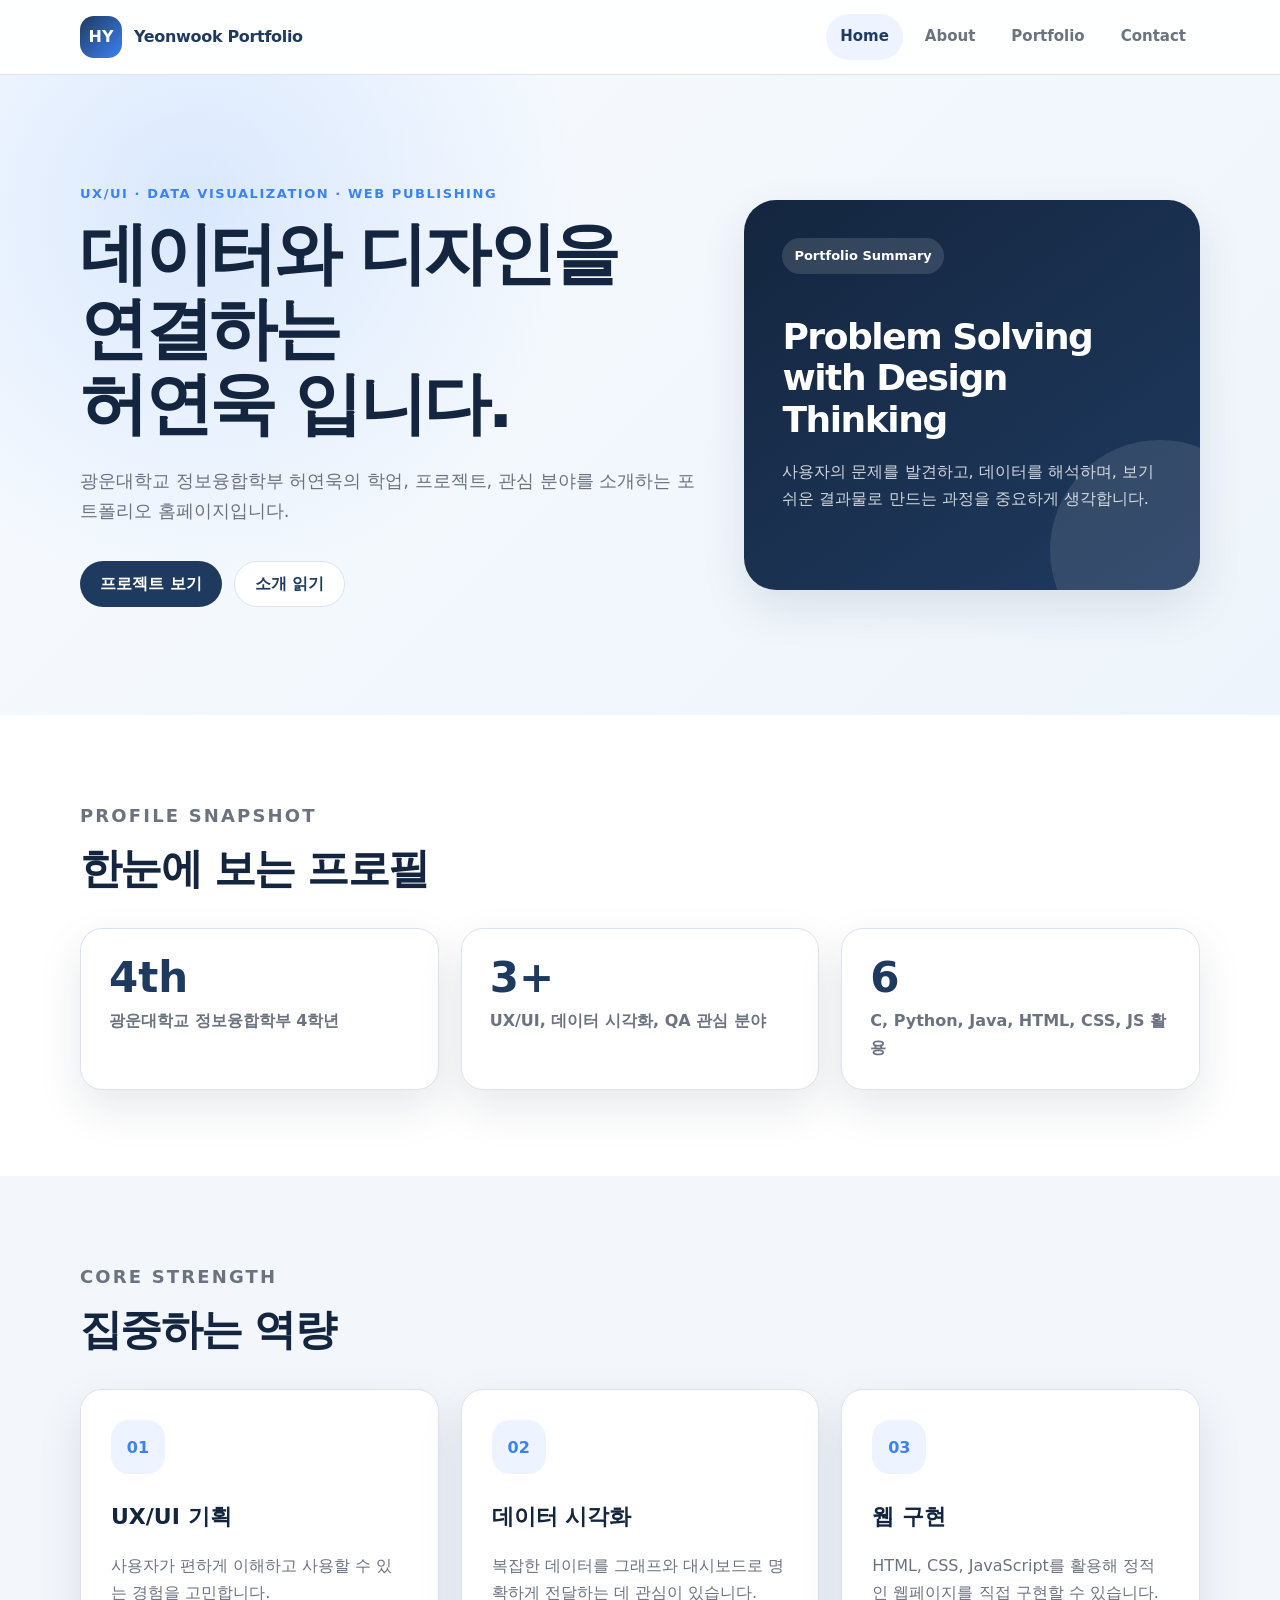
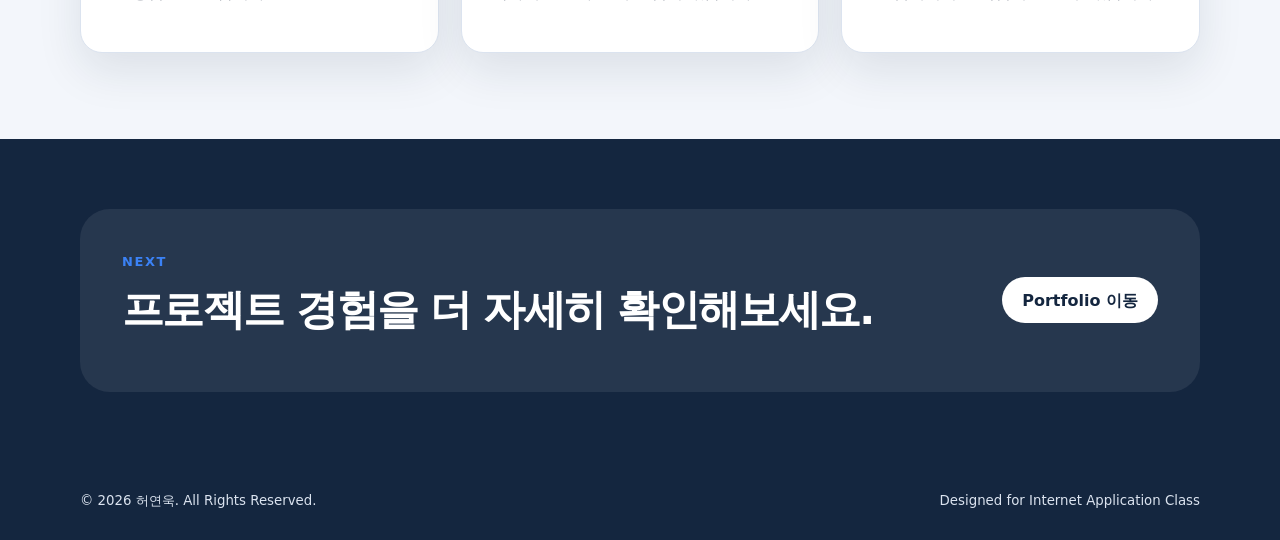
<file: index.html>
<!DOCTYPE html>
<html lang="ko">
<head>
  <meta charset="UTF-8" />
  <meta name="viewport" content="width=device-width, initial-scale=1.0" />
  <title>허연욱 포트폴리오 | Home</title>
  <link rel="stylesheet" href="style.css" />
</head>
<body>
  <!-- header: 사이트의 상단 브랜드 영역입니다. 모든 페이지에서 같은 구조로 사용합니다. -->
  <header class="site-header">
    <div class="header-inner">
      <!-- 로고 영역: 이름을 하나의 브랜드처럼 보여줍니다. -->
      <a class="brand" href="index.html" aria-label="홈으로 이동">
        <span class="brand-mark">HY</span>
        <span class="brand-text">Yeonwook Portfolio</span>
      </a>

      <!-- nav: 페이지 이동 메뉴입니다. -->
      <nav class="gnb" aria-label="주요 메뉴">
        <a href="index.html">Home</a>
        <a href="about.html">About</a>
        <a href="portfolio.html">Portfolio</a>
        <a href="contact.html">Contact</a>
      </nav>
    </div>
  </header>

  <main>
    <!-- section: 첫 화면에서 가장 먼저 보이는 기업 소개형 히어로 영역입니다. -->
    <section class="hero section-padding">
      <div class="container hero-grid">
        <div class="hero-copy">
          <p class="eyebrow">UX/UI · Data Visualization · Web Publishing</p>
          <h1>데이터와 디자인을 연결하는<br />허연욱 입니다.</h1>
          <p class="hero-desc">
            광운대학교 정보융합학부 허연욱의 학업, 프로젝트, 관심 분야를
            소개하는 포트폴리오 홈페이지입니다.
          </p>
          <div class="button-group">
            <a class="btn primary" href="portfolio.html">프로젝트 보기</a>
            <a class="btn secondary" href="about.html">소개 읽기</a>
          </div>
        </div>

        <!-- 오른쪽 카드: 기업 홈페이지의 핵심 메시지 카드처럼 구성했습니다. -->
        <div class="hero-card">
          <span class="card-label">Portfolio Summary</span>
          <h2>Problem Solving<br />with Design Thinking</h2>
          <p>
            사용자의 문제를 발견하고, 데이터를 해석하며,
            보기 쉬운 결과물로 만드는 과정을 중요하게 생각합니다.
          </p>
        </div>
      </div>
    </section>

    <!-- section: 숫자와 키워드로 한눈에 보여주는 요약 영역입니다. -->
    <section class="section-padding white-section">
      <div class="container">
        <div class="section-heading">
          <p class="eyebrow">Profile Snapshot</p>
          <h2>한눈에 보는 프로필</h2>
          <!--<p>개인 정보를 길게 나열하기보다, 기업 소개 페이지의 지표 카드처럼 정리했습니다.</p>-->
        </div>

        <div class="stats-grid">
          <article class="stat-card">
            <strong>4th</strong>
            <span>광운대학교 정보융합학부 4학년</span>
          </article>
          <article class="stat-card">
            <strong>3+</strong>
            <span>UX/UI, 데이터 시각화, QA 관심 분야</span>
          </article>
          <article class="stat-card">
            <strong>6</strong>
            <span>C, Python, Java, HTML, CSS, JS 활용</span>
          </article>
        </div>
      </div>
    </section>

    <!-- section: 핵심 역량을 카드형 레이아웃으로 보여줍니다. -->
    <section class="section-padding">
      <div class="container">
        <div class="section-heading">
          <p class="eyebrow">Core Strength</p>
          <h2>집중하는 역량</h2>
        </div>

        <div class="card-grid three">
          <article class="info-card">
            <div class="icon-box">01</div>
            <h3>UX/UI 기획</h3>
            <p>사용자가 편하게 이해하고 사용할 수 있는 경험을 고민합니다.</p>
          </article>
          <article class="info-card">
            <div class="icon-box">02</div>
            <h3>데이터 시각화</h3>
            <p>복잡한 데이터를 그래프와 대시보드로 명확하게 전달하는 데 관심이 있습니다.</p>
          </article>
          <article class="info-card">
            <div class="icon-box">03</div>
            <h3>웹 구현</h3>
            <p>HTML, CSS, JavaScript를 활용해 정적인 웹페이지를 직접 구현할 수 있습니다.</p>
          </article>
        </div>
      </div>
    </section>

    <!-- section: 다음 행동을 유도하는 CTA 영역입니다. -->
    <section class="cta-section">
      <div class="container cta-box">
        <div>
          <p class="eyebrow">Next</p>
          <h2>프로젝트 경험을 더 자세히 확인해보세요.</h2>
        </div>
        <a class="btn primary" href="portfolio.html">Portfolio 이동</a>
      </div>
    </section>
  </main>

  <!-- footer: 사이트 하단 정보입니다. -->
  <footer class="site-footer">
    <div class="container footer-inner">
      <small>&copy; <span id="year"></span> 허연욱. All Rights Reserved.</small>
      <small>Designed for Internet Application Class</small>
    </div>
  </footer>

  <script src="script.js"></script>
</body>
</html>
</file>
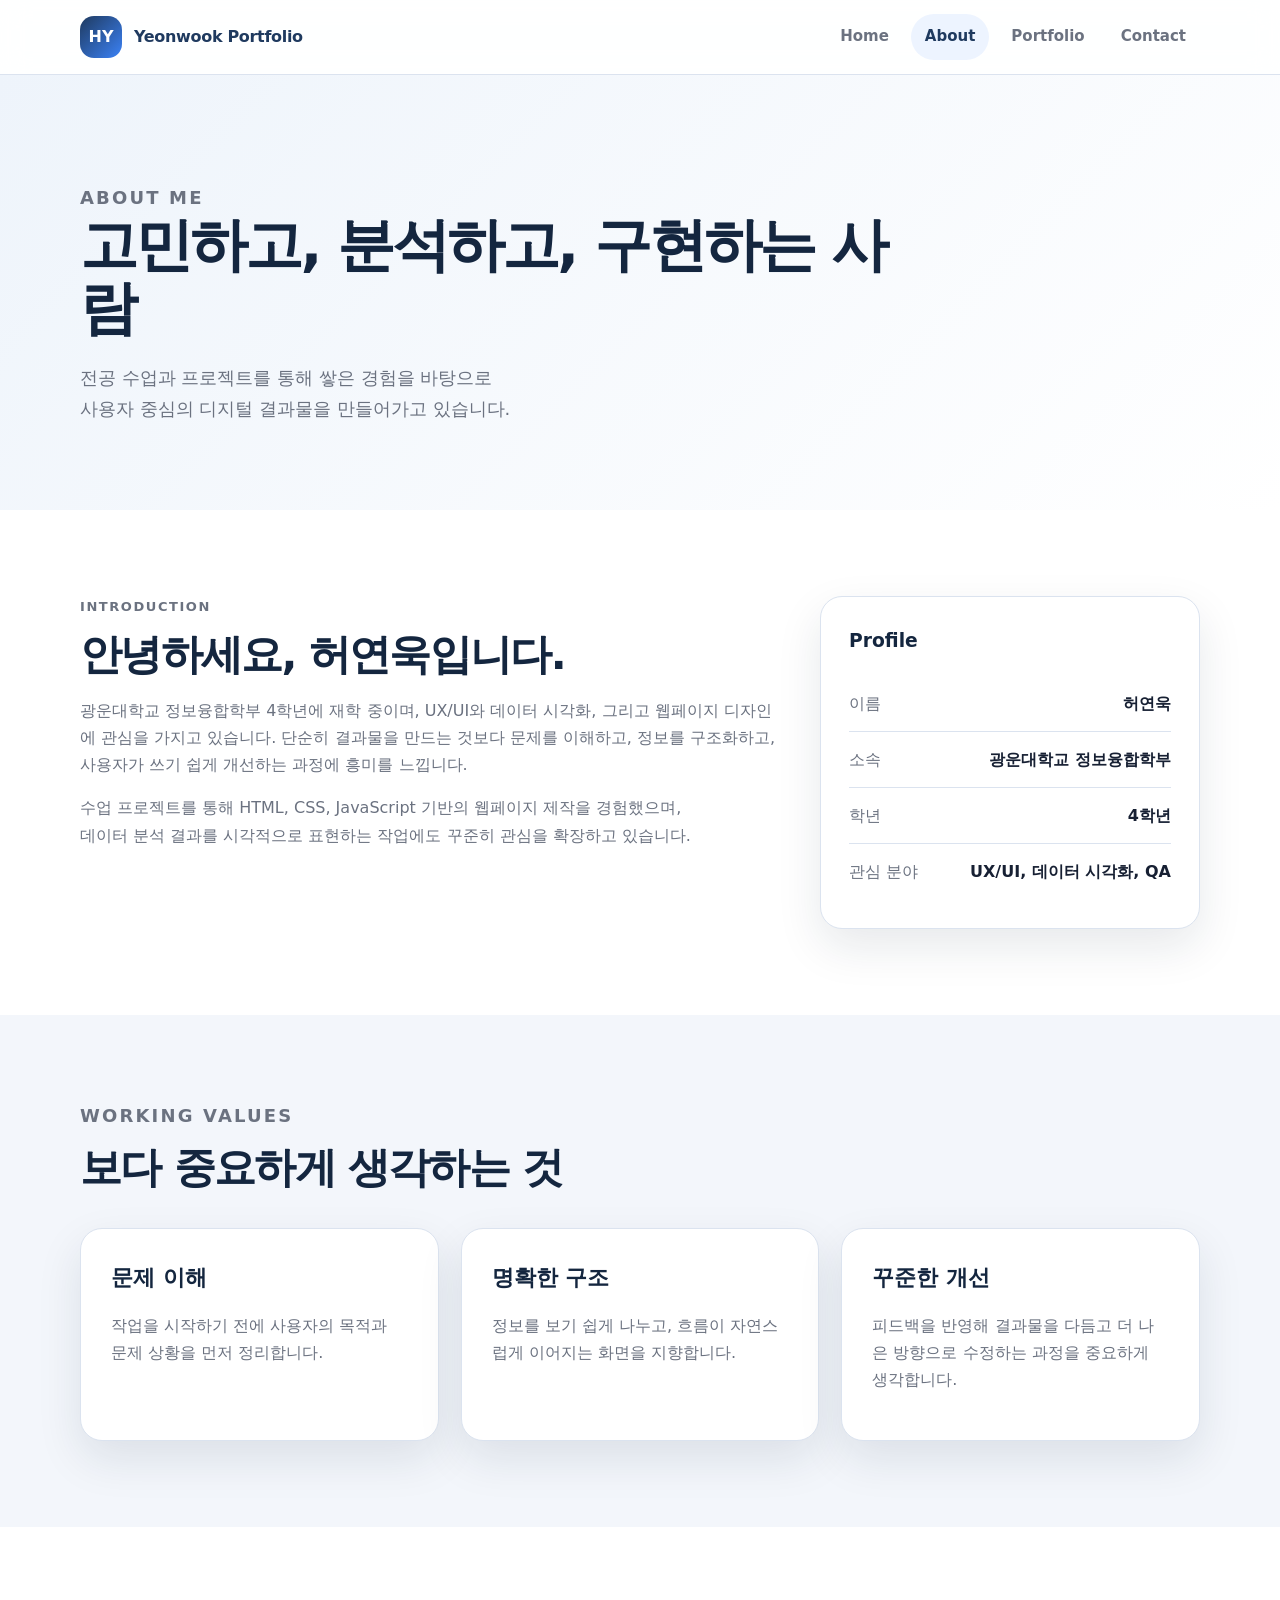
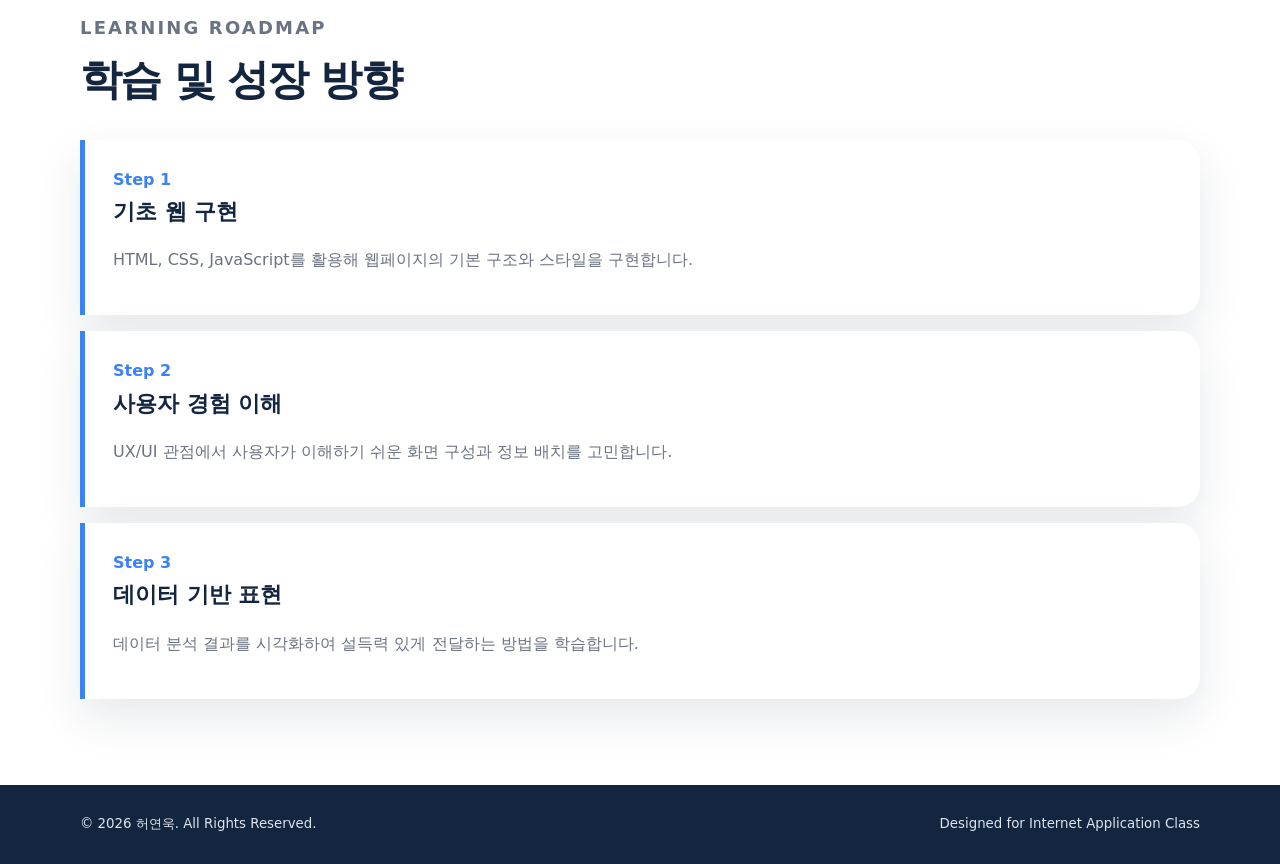
<file: about.html>
<!DOCTYPE html>
<html lang="ko">
<head>
  <meta charset="UTF-8" />
  <meta name="viewport" content="width=device-width, initial-scale=1.0" />
  <title>허연욱 포트폴리오 | About</title>
  <link rel="stylesheet" href="style.css" />
</head>
<body>
  <!-- header: 사이트 공통 상단 영역입니다. -->
  <header class="site-header">
    <div class="header-inner">
      <a class="brand" href="index.html" aria-label="홈으로 이동">
        <span class="brand-mark">HY</span>
        <span class="brand-text">Yeonwook Portfolio</span>
      </a>
      <nav class="gnb" aria-label="주요 메뉴">
        <a href="index.html">Home</a>
        <a href="about.html">About</a>
        <a href="portfolio.html">Portfolio</a>
        <a href="contact.html">Contact</a>
      </nav>
    </div>
  </header>

  <main>
    <!-- section: 서브페이지의 제목 영역입니다. -->
    <section class="page-hero section-padding">
      <div class="container">
        <p class="eyebrow">About Me</p>
        <h1>고민하고, 분석하고, 구현하는 사람</h1>
        <p>
          전공 수업과 프로젝트를 통해 쌓은 경험을 바탕으로<br>
          사용자 중심의 디지털 결과물을 만들어가고 있습니다.
        </p>
      </div>
    </section>

    <!-- section: 자기소개와 기본 정보를 2단 구조로 배치했습니다. -->
    <section class="section-padding white-section">
      <div class="container two-column">
        <article>
          <p class="eyebrow">Introduction</p>
          <h2>안녕하세요, 허연욱입니다.</h2>
          <p>
            광운대학교 정보융합학부 4학년에 재학 중이며, UX/UI와 데이터 시각화,
            그리고 웹페이지 디자인에 관심을 가지고 있습니다. 단순히 결과물을 만드는 것보다
            문제를 이해하고, 정보를 구조화하고, 사용자가 쓰기 쉽게 개선하는 과정에 흥미를 느낍니다.
          </p>
          <p>
            수업 프로젝트를 통해 HTML, CSS, JavaScript 기반의 웹페이지 제작을 경험했으며,<br>
            데이터 분석 결과를 시각적으로 표현하는 작업에도 꾸준히 관심을 확장하고 있습니다.
          </p>
        </article>

        <aside class="profile-card">
          <h3>Profile</h3>
          <ul class="clean-list">
            <li><span>이름</span><strong>허연욱</strong></li>
            <li><span>소속</span><strong>광운대학교 정보융합학부</strong></li>
            <li><span>학년</span><strong>4학년</strong></li>
            <li><span>관심 분야</span><strong>UX/UI, 데이터 시각화, QA</strong></li>
          </ul>
        </aside>
      </div>
    </section>

    <!-- section: 기업의 비전/가치 소개처럼 개인의 태도를 정리한 영역입니다. -->
    <section class="section-padding">
      <div class="container">
        <div class="section-heading">
          <p class="eyebrow">Working Values</p>
          <h2>보다 중요하게 생각하는 것</h2>
        </div>

        <div class="card-grid three">
          <article class="info-card">
            <h3>문제 이해</h3>
            <p>작업을 시작하기 전에 사용자의 목적과 문제 상황을 먼저 정리합니다.</p>
          </article>
          <article class="info-card">
            <h3>명확한 구조</h3>
            <p>정보를 보기 쉽게 나누고, 흐름이 자연스럽게 이어지는 화면을 지향합니다.</p>
          </article>
          <article class="info-card">
            <h3>꾸준한 개선</h3>
            <p>피드백을 반영해 결과물을 다듬고 더 나은 방향으로 수정하는 과정을 중요하게 생각합니다.</p>
          </article>
        </div>
      </div>
    </section>

    <!-- section: 학습 흐름을 타임라인으로 표현했습니다. -->
    <section class="section-padding white-section">
      <div class="container">
        <div class="section-heading">
          <p class="eyebrow">Learning Roadmap</p>
          <h2>학습 및 성장 방향</h2>
        </div>

        <div class="timeline">
          <div class="timeline-item">
            <span>Step 1</span>
            <h3>기초 웹 구현</h3>
            <p>HTML, CSS, JavaScript를 활용해 웹페이지의 기본 구조와 스타일을 구현합니다.</p>
          </div>
          <div class="timeline-item">
            <span>Step 2</span>
            <h3>사용자 경험 이해</h3>
            <p>UX/UI 관점에서 사용자가 이해하기 쉬운 화면 구성과 정보 배치를 고민합니다.</p>
          </div>
          <div class="timeline-item">
            <span>Step 3</span>
            <h3>데이터 기반 표현</h3>
            <p>데이터 분석 결과를 시각화하여 설득력 있게 전달하는 방법을 학습합니다.</p>
          </div>
        </div>
      </div>
    </section>
  </main>

  <!-- footer: 사이트 하단 정보입니다. -->
  <footer class="site-footer">
    <div class="container footer-inner">
      <small>&copy; <span id="year"></span> 허연욱. All Rights Reserved.</small>
      <small>Designed for Internet Application Class</small>
    </div>
  </footer>

  <script src="script.js"></script>
</body>
</html>
</file>
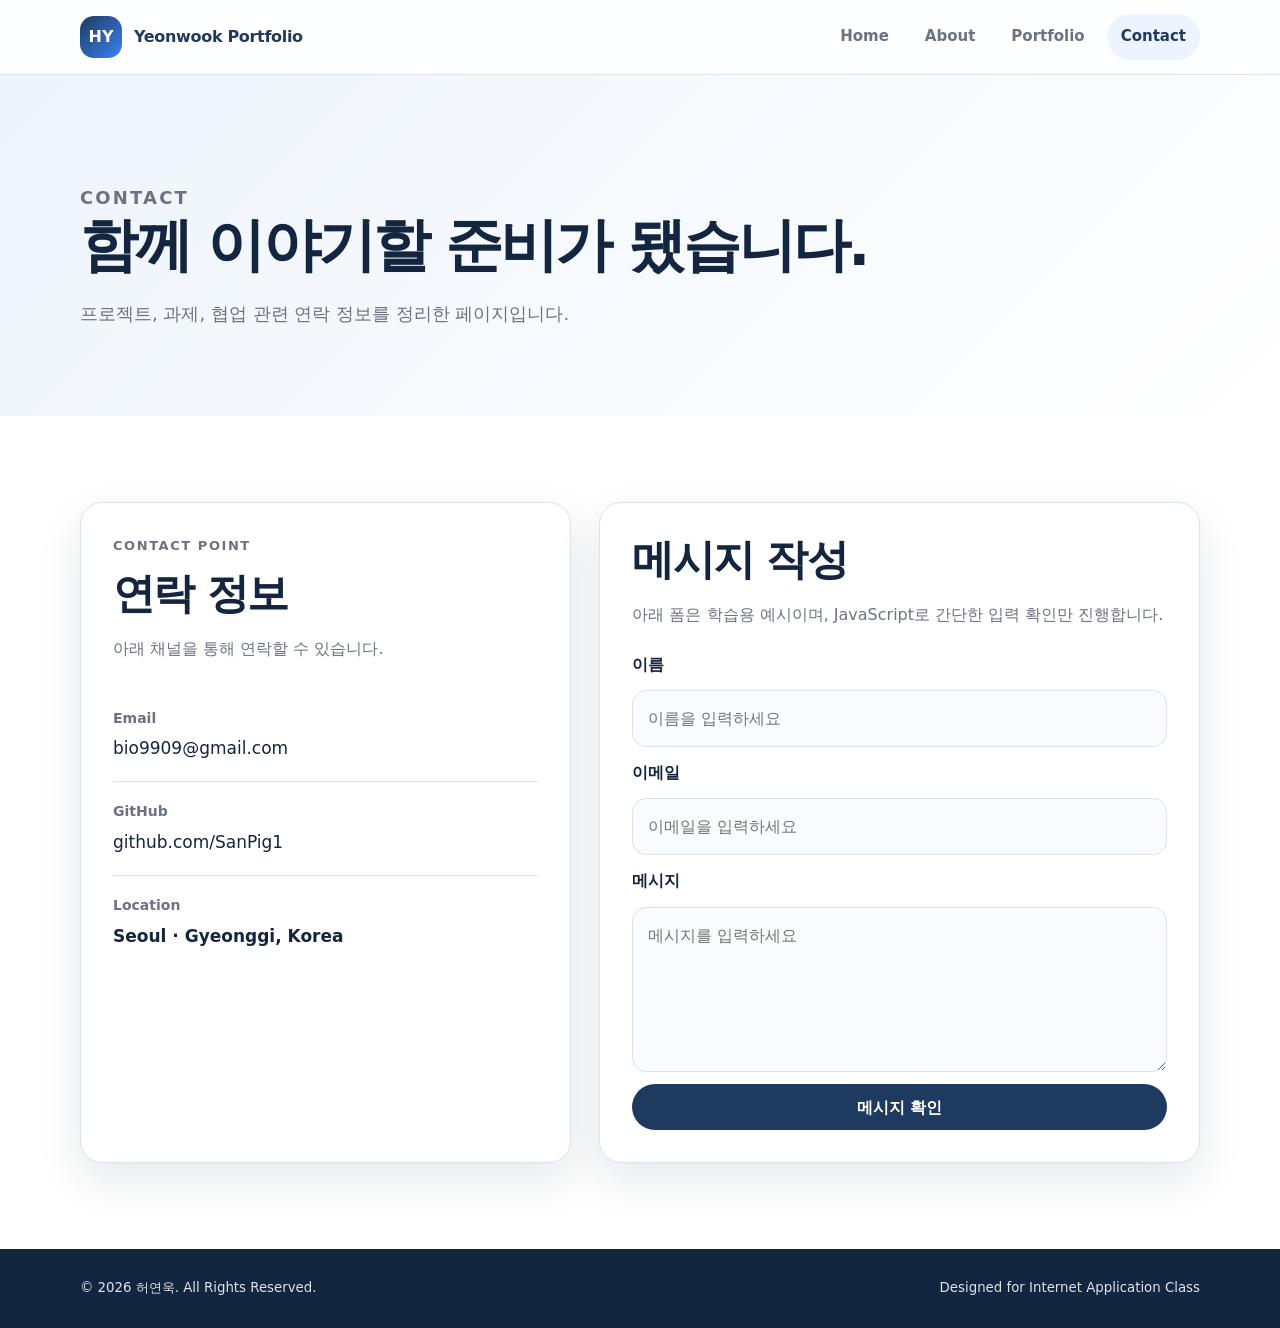
<file: contact.html>
<!DOCTYPE html>
<html lang="ko">
<head>
  <meta charset="UTF-8" />
  <meta name="viewport" content="width=device-width, initial-scale=1.0" />
  <title>허연욱 포트폴리오 | Contact</title>
  <link rel="stylesheet" href="style.css" />
</head>
<body>
  <!-- header: 사이트 공통 상단 영역입니다. -->
  <header class="site-header">
    <div class="header-inner">
      <a class="brand" href="index.html" aria-label="홈으로 이동">
        <span class="brand-mark">HY</span>
        <span class="brand-text">Yeonwook Portfolio</span>
      </a>
      <nav class="gnb" aria-label="주요 메뉴">
        <a href="index.html">Home</a>
        <a href="about.html">About</a>
        <a href="portfolio.html">Portfolio</a>
        <a href="contact.html">Contact</a>
      </nav>
    </div>
  </header>

  <main>
    <!-- section: 연락 페이지의 상단 소개 영역입니다. -->
    <section class="page-hero section-padding">
      <div class="container">
        <p class="eyebrow">Contact</p>
        <h1>함께 이야기할 준비가 됐습니다.</h1>
        <p>프로젝트, 과제, 협업 관련 연락 정보를 정리한 페이지입니다.</p>
      </div>
    </section>

    <!-- section: 연락처와 폼을 2단 카드 구조로 배치했습니다. -->
    <section class="section-padding white-section">
      <div class="container contact-grid">
        <article class="contact-info-card">
          <p class="eyebrow">Contact Point</p>
          <h2>연락 정보</h2>
          <p>아래 채널을 통해 연락할 수 있습니다.</p>

          <ul class="contact-list">
            <li>
              <span>Email</span>
              <a href="mailto:bio9909@gmail.com">bio9909@gmail.com</a>
            </li>
            <li>
              <span>GitHub</span>
              <a href="https://github.com/SanPig1" target="_blank" rel="noopener">github.com/SanPig1</a>
            </li>
            <li>
              <span>Location</span>
              <strong>Seoul · Gyeonggi, Korea</strong>
            </li>
          </ul>
        </article>

        <article class="form-card">
          <h2>메시지 작성</h2>
          <p>아래 폼은 학습용 예시이며, JavaScript로 간단한 입력 확인만 진행합니다.</p>

          <!-- form: 사용자가 메시지를 입력하는 영역입니다. 실제 전송 기능은 없습니다. -->
          <form class="contact-form" id="contactForm">
            <label for="name">이름</label>
            <input type="text" id="name" placeholder="이름을 입력하세요" />

            <label for="email">이메일</label>
            <input type="email" id="email" placeholder="이메일을 입력하세요" />

            <label for="message">메시지</label>
            <textarea id="message" rows="5" placeholder="메시지를 입력하세요"></textarea>

            <button type="submit">메시지 확인</button>
          </form>
        </article>
      </div>
    </section>
  </main>

  <!-- footer: 사이트 하단 정보입니다. -->
  <footer class="site-footer">
    <div class="container footer-inner">
      <small>&copy; <span id="year"></span> 허연욱. All Rights Reserved.</small>
      <small>Designed for Internet Application Class</small>
    </div>
  </footer>

  <script src="script.js"></script>
</body>
</html>
</file>
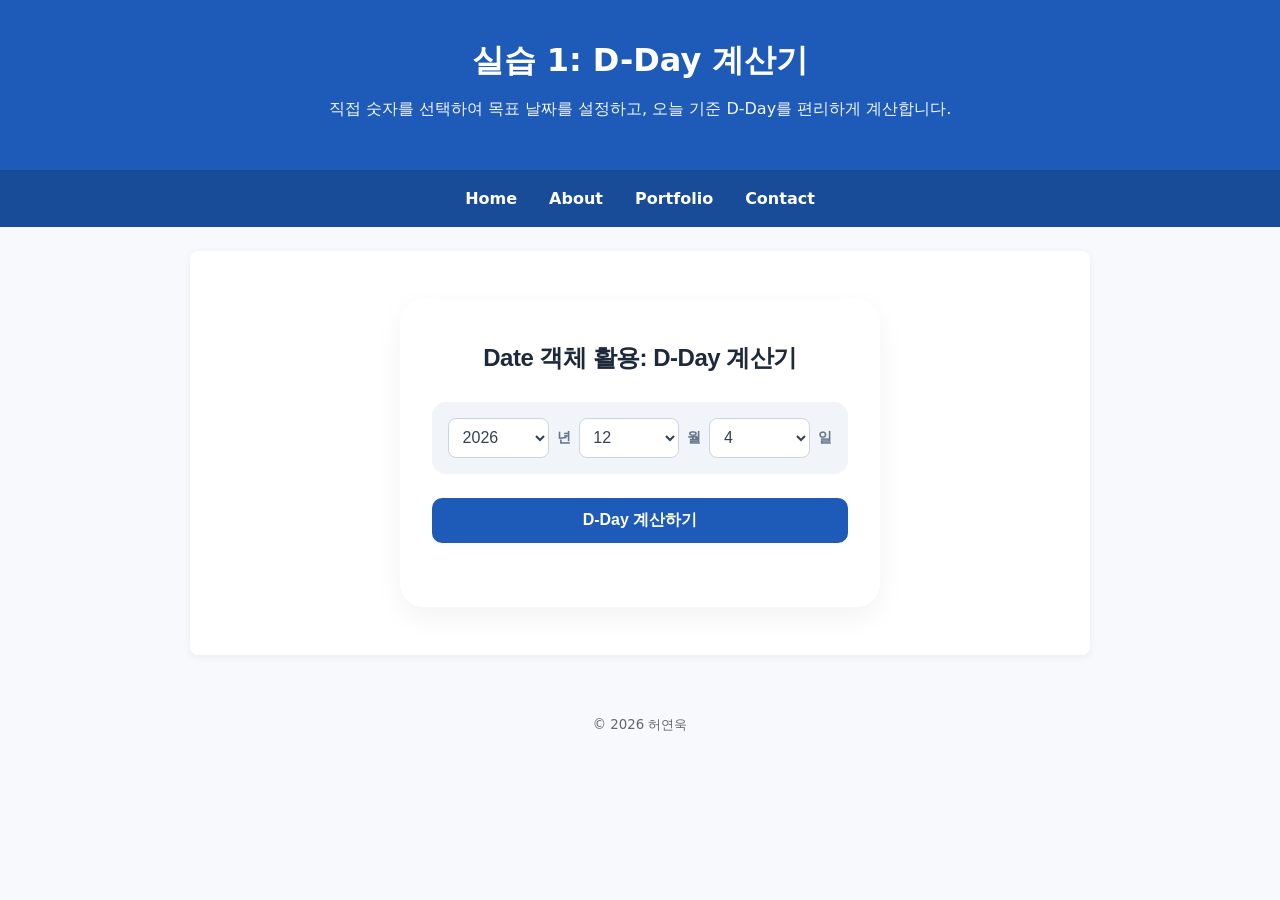
<file: dday.html>
<!DOCTYPE html>
<html lang="ko">
<head>
  <meta charset="UTF-8" />
  <meta name="viewport" content="width=device-width, initial-scale=1.0"/>
  <title>D-Day 계산기 - 인터넷활용 실습</title>
  <link rel="stylesheet" href="basic_style.css">
  <style>
    /* D-Day 계산기 전용 세련된 커스텀 스타일 */
    .dday-wrapper {
      max-width: 480px;
      margin: 2rem auto;
      padding: 2.5rem 2rem;
      background: #ffffff;
      border-radius: 24px;
      box-shadow: 0 10px 30px rgba(0, 0, 0, 0.05);
      font-family: -apple-system, BlinkMacSystemFont, "Segoe UI", Roboto, "Helvetica Neue", Arial, sans-serif;
      text-align: center;
      box-sizing: border-box;
    }

    .dday-wrapper h2 {
      color: #1e293b;
      font-size: 1.5rem;
      font-weight: 700;
      margin-top: 0;
      margin-bottom: 1.5rem;
      letter-spacing: -0.5px;
    }

    /* 날짜 선택 숫자메뉴 조작 영역 */
    .input-group {
      display: flex;
      gap: 0.5rem;
      align-items: center;
      justify-content: center;
      margin-bottom: 1.5rem;
      background: #f1f5f9;
      padding: 1rem;
      border-radius: 14px;
    }

    .input-group select {
      flex: 1;
      padding: 0.6rem;
      border: 1px solid #cbd5e1;
      border-radius: 8px;
      background: #ffffff;
      font-size: 1rem;
      font-weight: 500;
      color: #334155;
      cursor: pointer;
      outline: none;
      transition: border-color 0.2s;
    }

    .input-group select:focus {
      border-color: var(--primary);
    }

    .input-group span {
      font-size: 0.9rem;
      font-weight: 600;
      color: #64748b;
    }

    /* 계산하기 버튼 전용 */
    .btn-calc {
      width: 100%;
      padding: 0.75rem;
      font-size: 1rem;
      font-weight: 600;
      border-radius: 10px;
      margin-bottom: 1.5rem;
      transition: background 0.2s;
    }

    .dday-card {
      background: #f8fafc;
      border: 1px solid #e2e8f0;
      border-radius: 18px;
      padding: 2rem 1.5rem;
      margin-bottom: 1.5rem;
      display: none; /* 초기 상태에는 숨김 처리 */
    }

    .dday-title {
      font-size: 0.85rem;
      color: #64748b;
      margin: 0 0 6px 0;
      font-weight: 600;
      letter-spacing: 0.5px;
    }

    .dday-target {
      font-size: 1.1rem;
      color: #334155;
      font-weight: 600;
      margin: 0 0 1.5rem 0;
    }

    .dday-counter {
      font-size: 3.5rem;
      font-weight: 800;
      margin: 1rem 0;
      line-height: 1;
      letter-spacing: -1px;
    }

    /* 상태별 디데이 색상 및 효과 */
    .color-future {
      color: #4f46e5; /* 세련된 인디고 블루 */
      animation: pulse 2s infinite;
    }

    .color-zero {
      color: #ef4444; /* 강조용 레드 */
    }

    .color-past {
      color: #64748b; /* 차분한 그레이 */
    }

    .dday-info-text {
      font-size: 1.05rem;
      color: #475569;
      margin: 1.5rem 0 0 0;
    }

    .dday-info-text strong {
      color: #0f172a;
      font-weight: 700;
    }

    .dday-footer {
      border-top: 1px dashed #e2e8f0;
      padding-top: 1.5rem;
      margin-top: 0.5rem;
      display: none; /* 초기 상태에는 숨김 처리 */
    }

    .dday-today-text {
      font-size: 0.875rem;
      color: #64748b;
      margin: 0;
    }

    @keyframes pulse {
      0%, 100% { transform: scale(1); }
      50% { transform: scale(1.03); }
    }
  </style>
</head>
<body>
<header>
  <h1>실습 1: D-Day 계산기</h1>
  <p class="subtitle">직접 숫자를 선택하여 목표 날짜를 설정하고, 오늘 기준 D-Day를 편리하게 계산합니다.</p>
</header>
<nav>
  <a href="index.html">Home</a>
  <a href="about.html">About</a>
  <a href="portfolio.html">Portfolio</a>
  <a href="contact.html">Contact</a>
</nav>

<main class="container">
<section>
  <div class="dday-wrapper">
    <h2>Date 객체 활용: D-Day 계산기</h2>
    
    <div class="input-group">
      <select id="select-year"></select><span>년</span>
      <select id="select-month"></select><span>월</span>
      <select id="select-day"></select><span>일</span>
    </div>

    <button class="btn-calc" onclick="calculateDday()">D-Day 계산하기</button>

    <div id="result-card" class="dday-card"></div>
    <div id="result-footer" class="dday-footer"></div>
  </div>
</section>
</main>

<footer>
  <small>&copy; <span id="year"></span> 허연욱</small>
</footer>

<script>
  // 페이지 로드 시 드롭다운(select) 옵션 메뉴를 자동으로 동적 생성
  window.addEventListener('DOMContentLoaded', function() {
    var now = new Date();
    var currentYear = now.getFullYear();
    
    var yearSelect = document.getElementById('select-year');
    var monthSelect = document.getElementById('select-month');
    var daySelect = document.getElementById('select-day');

    // 년도 생성 (현재 연도 기준 전후 10년 범위 제공)
    for (var y = currentYear - 5; y <= currentYear + 10; y++) {
      var opt = document.createElement('option');
      opt.value = y;
      opt.textContent = y;
      if (y === currentYear) opt.selected = true; // 기본값: 올해
      yearSelect.appendChild(opt);
    }

    // 월 생성 (1월 ~ 12월)
    for (var m = 1; m <= 12; m++) {
      var opt = document.createElement('option');
      opt.value = m;
      opt.textContent = m;
      if (m === (now.getMonth() + 1)) opt.selected = true; // 기본값: 이번 달
      monthSelect.appendChild(opt);
    }

    // 일 생성 (1일 ~ 31일)
    for (var d = 1; d <= 31; d++) {
      var opt = document.createElement('option');
      opt.value = d;
      opt.textContent = d;
      if (d === now.getDate()) opt.selected = true; // 기본값: 오늘 일자
      daySelect.appendChild(opt);
    }
  });

  // 사용자가 직접 입력한 숫자를 제어하여 디데이를 계산하는 핵심 함수
  function calculateDday() {
    var now = new Date();
    
    // 사용자가 조작하여 선택한 숫자값 가져오기
    var selYear = parseInt(document.getElementById('select-year').value);
    var selMonth = parseInt(document.getElementById('select-month').value);
    var selDay = parseInt(document.getElementById('select-day').value);

    // 선택된 값으로 목표 날짜 객체 생성
    var targetDate = new Date(selYear, selMonth - 1, selDay); 
    
    // 날짜 차이 계산 (밀리초 단위)
    var diffMs = targetDate.getTime() - now.getTime();
    // 밀리초(ms)를 일(day) 단위로 변환
    var diffDay = Math.ceil(diffMs / (1000 * 60 * 60 * 24));

    // 결과 템플릿 카드 바인딩
    var resultCard = document.getElementById('result-card');
    var resultFooter = document.getElementById('result-footer');

    var cardHtml = "<p class='dday-title'>🎯 목표 날짜</p>";
    cardHtml += "<p class='dday-target'>" + targetDate.toLocaleDateString() + "</p>";

    if (diffDay === 0) {
      cardHtml += "<div class='dday-counter color-zero'>D-Day 🎉</div>";
      cardHtml += "<p class='dday-info-text'><strong>오늘</strong>이 바로 목표하신 날입니다!</p>";
    } else if (diffDay > 0) {
      cardHtml += "<div class='dday-counter color-future'>D-" + diffDay + "</div>";
      cardHtml += "<p class='dday-info-text'>목표일까지 <strong>" + diffDay + "일</strong> 남았습니다.</p>";
    } else {
      cardHtml += "<div class='dday-counter color-past'>D+" + Math.abs(diffDay) + "</div>";
      cardHtml += "<p class='dday-info-text'>목표일로부터 <strong>" + Math.abs(diffDay) + "일</strong> 지났습니다.</p>";
    }

    var footerHtml = "<p class='dday-today-text'>📅 기준 날짜(오늘): " + now.toLocaleString() + "</p>";

    // 화면에 결과를 부드럽게 표출
    resultCard.innerHTML = cardHtml;
    resultFooter.innerHTML = footerHtml;
    
    resultCard.style.display = "block";
    resultFooter.style.display = "block";
  }
</script>

<script src="basic_script.js"></script>
</body>
</html>
</file>
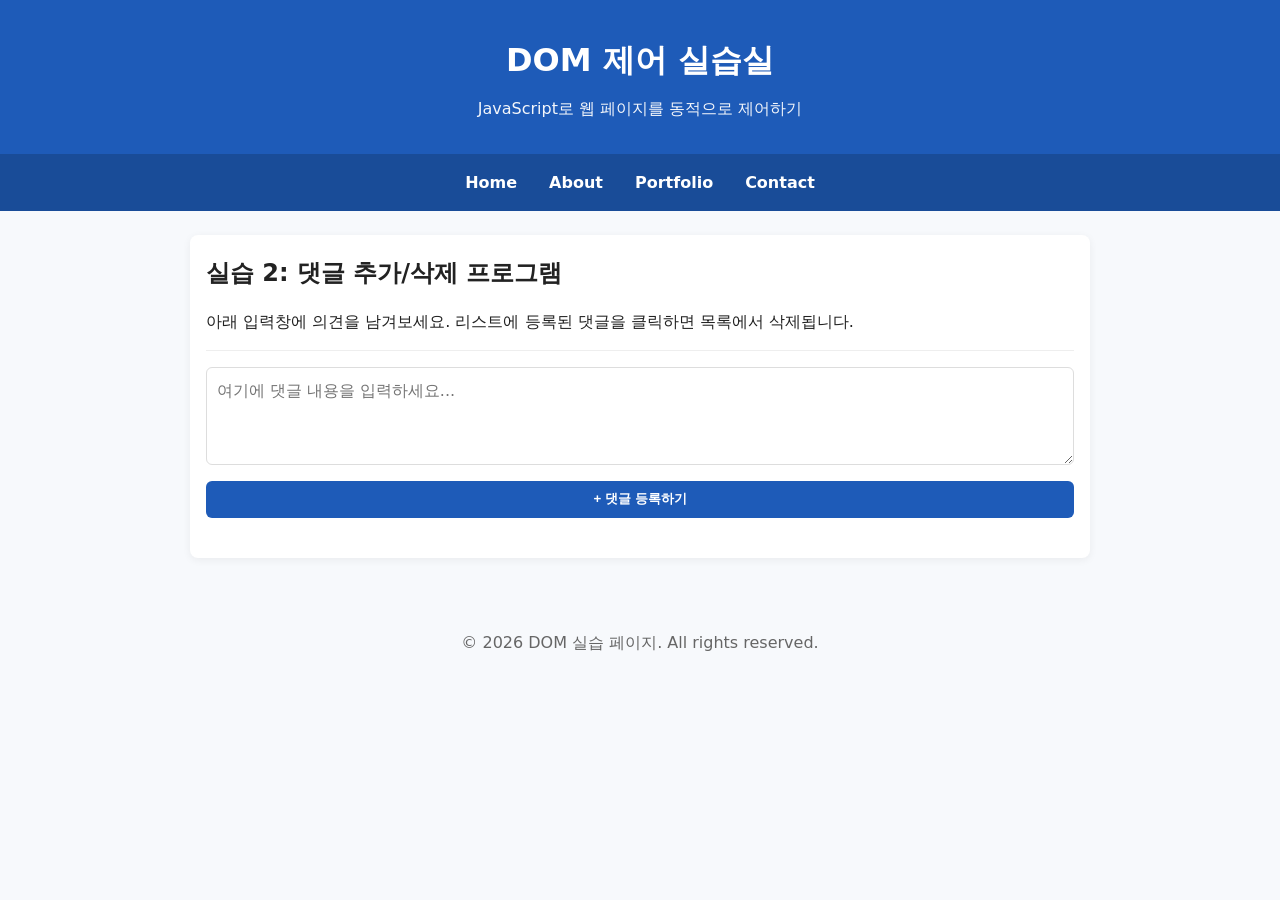
<file: dom_list.html>
<!DOCTYPE html>
<html lang="ko">
<head>
    <meta charset="UTF-8">
    <meta name="viewport" content="width=device-width, initial-scale=1.0">
    <title>실습 2: 댓글 추가/삭제</title>
    <link rel="stylesheet" href="basic_style.css">
    <style>
        /* 페이지 전용 추가 스타일 */
        ul#commentList {
            list-style-type: none;
            padding: 0;
            margin-top: 1.5rem;
        }
        ul#commentList li {
            background-color: #f8f9fa;
            margin: 0.75rem 0;
            padding: 1rem;
            border: 1px solid #e9ecef;
            border-radius: 6px;
            cursor: pointer;
            transition: all 0.2s ease;
            display: flex;
            justify-content: space-between;
            align-items: center;
        }
        ul#commentList li:hover {
            background-color: #fff5f5;
            border-color: #ffe3e3;
        }
        /* 마우스 오버 시 삭제 안내 가이드 */
        ul#commentList li:hover::after {
            content: "클릭하여 삭제";
            color: #e03131;
            font-size: 0.85rem;
            font-weight: bold;
            background: #ffe3e3;
            padding: 0.2rem 0.5rem;
            border-radius: 4px;
        }
        .time-span {
            color: #868e96;
            font-size: 0.85rem;
            margin-left: auto;
            margin-right: 1rem;
        }
        /* 호버 시에는 시간 대신 삭제 메시지가 깔끔하게 보이도록 숨김 처리 */
        ul#commentList li:hover .time-span {
            display: none;
        }
        .comment-form-box {
            margin-bottom: 1.5rem;
        }
    </style>
    <script>
        // 댓글 추가 함수 (입력창 방식으로 변경)
        function addComment() {
            // 1. 사용자 입력 받기 (textarea 요소에서 값 가져오기)
            var textarea = document.getElementById("commentInput");
            var inputStr = textarea.value;

            // 내용이 비어있으면 알림 후 종료
            if (inputStr == null || inputStr.trim() == "") {
                alert("댓글 내용을 입력해주세요!");
                textarea.focus();
                return; 
            }

            // 2. 부모 요소(ul) 찾기
            var parent = document.getElementById("commentList");

            // 3. 새로운 요소(li) 생성 및 내용 채우기
            var newLi = document.createElement("li");
            
            // 댓글 텍스트 영역 생성
            var textSpan = document.createElement("span");
            textSpan.textContent = inputStr;
            newLi.appendChild(textSpan);

            // 4. 현재 시간 표시 기능 추가 (기능 C)
            var timeSpan = document.createElement("span");
            timeSpan.className = "time-span";
            timeSpan.textContent = new Date().toLocaleString('ko-KR');
            newLi.appendChild(timeSpan);

            // 5. 클릭 시 삭제되는 이벤트 리스너 등록
            newLi.onclick = function() {
                var p = this.parentElement; 
                p.removeChild(this);        
            };

            // 6. 트리에 추가 (Append)
            parent.appendChild(newLi);

            // 등록 후 입력창 초기화 및 포커스 이동
            textarea.value = "";
            textarea.focus();
        }
    </script>
</head>
<body>

    <header>
        <h1>DOM 제어 실습실</h1>
        <div class="subtitle">JavaScript로 웹 페이지를 동적으로 제어하기</div>
    </header>

    <nav>
        <a href="index.html">Home</a>
        <a href="about.html">About</a>
        <a href="portfolio.html">Portfolio</a>
        <a href="contact.html">Contact</a>
    </nav>

    <div class="container">
        <section>
            <h2>실습 2: 댓글 추가/삭제 프로그램</h2>
            <p>아래 입력창에 의견을 남겨보세요. 리스트에 등록된 댓글을 클릭하면 목록에서 삭제됩니다.</p>
            <hr style="border: 0; height: 1px; background: #eee; margin: 1rem 0;">

            <div class="comment-form-box">
                <textarea id="commentInput" rows="3" placeholder="여기에 댓글 내용을 입력하세요..."></textarea>
                <button onclick="addComment()" style="width: 100%; margin-top: 0.5rem;">+ 댓글 등록하기</button>
            </div>

            <ul id="commentList">
                </ul>
        </section>
    </div>

    <footer>
        <p>&copy; <span id="year"></span> DOM 실습 페이지. All rights reserved.</p>
    </footer>

    <script src="basic_script.js"></script>
</body>
</html>
</file>
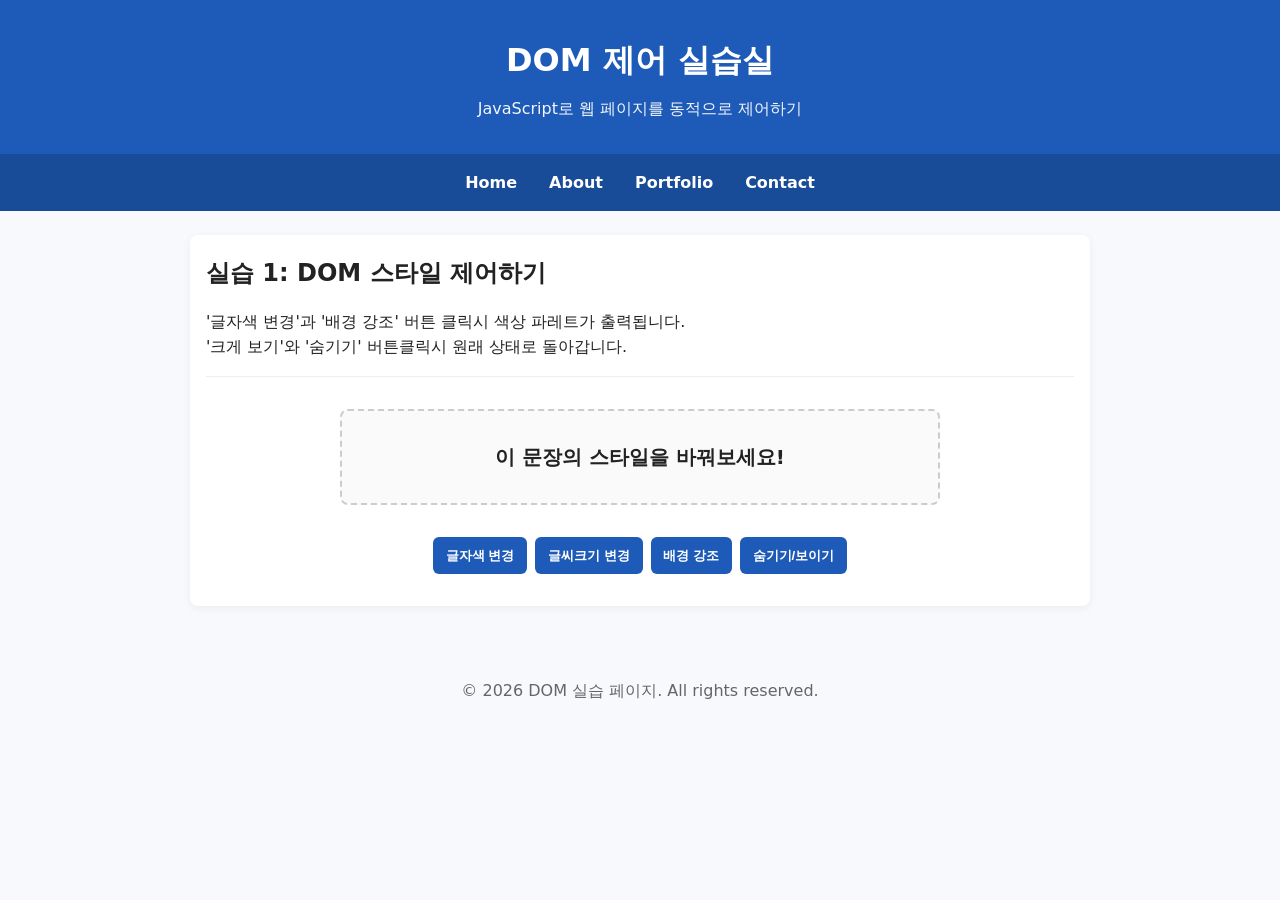
<file: dom_style.html>
<!DOCTYPE html>
<html lang="ko">
<head>
    <meta charset="UTF-8">
    <meta name="viewport" content="width=device-width, initial-scale=1.0">
    <title>실습 1: DOM 스타일 변환기</title>
    <link rel="stylesheet" href="basic_style.css">
    <style>
        /* 페이지 전용 추가 스타일 */
        #target {
            font-size: 20px;
            font-weight: bold;
            padding: 30px;
            border: 2px dashed #ccc;
            margin: 2rem auto;
            width: 100%;
            max-width: 600px;
            text-align: center;
            border-radius: 8px;
            transition: background-color 0.3s ease, color 0.3s ease;
            box-sizing: border-box;
            background-color: #fafafa;
        }
        
        .button-group {
            display: flex;
            justify-content: center;
            gap: 0.5rem;
            flex-wrap: wrap;
            margin-top: 1.5rem;
        }

        /* 동적 제어 컨테이너 (슬라이더 및 커스텀 팔레트용) */
        .control-panel {
            margin-top: 1.5rem;
            padding: 1rem;
            background: #f1f3f5;
            border-radius: 6px;
            display: none;
            justify-content: center;
            align-items: center;
            gap: 1rem;
            animation: fadeIn 0.2s ease;
        }

        .control-panel.active {
            display: flex;
        }

        /* 수평 바(슬라이더) 스타일 */
        .size-slider {
            width: 200px;
            cursor: pointer;
        }

        /* 커스텀 컬러 패널 내 요소 */
        .color-container {
            display: flex;
            align-items: center;
            gap: 0.5rem;
        }
        .color-input-custom {
            padding: 0;
            width: 40px;
            height: 35px;
            border: 1px solid #ced4da;
            border-radius: 4px;
            cursor: pointer;
        }
        .panel-btn {
            padding: 0.4rem 0.8rem;
            font-size: 0.9rem;
            background-color: #495057;
        }
        .panel-btn:hover {
            background-color: #343a40;
        }

        @keyframes fadeIn {
            from { opacity: 0; transform: translateY(-5px); }
            to { opacity: 1; transform: translateY(0); }
        }
    </style>
    <script>
        // 크게 보기 상태 관리를 위한 변수
        var isSizeActive = false;

        // 1. 글자색 변경 함수 (원상복구 제외, 언제나 패널 오픈)
        function changeColor() {
            var panel = document.getElementById("colorPanel");
            
            // 다른 열려있는 패널(슬라이더 등) 닫기
            closeAllPanels();
            
            // 패널 활성화 및 타이틀 설정
            panel.classList.add("active");
            document.getElementById("panelTitle").textContent = "글자색 선택: ";
            
            // 확인 버튼 클릭 시 글자색 적용 후 패널 닫기
            document.getElementById("colorConfirmBtn").onclick = function() {
                var obj = document.getElementById("target");
                var selectedColor = document.getElementById("customColorPicker").value;
                obj.style.color = selectedColor;
                panel.classList.remove("active");
            };
        }

        // 2. 배경색 변경 함수 (원상복구 제외, 언제나 패널 오픈)
        function changeBackground() {
            var panel = document.getElementById("colorPanel");

            // 다른 열려있는 패널(슬라이더 등) 닫기
            closeAllPanels();
            
            // 패널 활성화 및 타이틀 설정
            panel.classList.add("active");
            document.getElementById("panelTitle").textContent = "배경색 선택: ";
            
            // 확인 버튼 클릭 시 배경색 적용 후 패널 닫기
            document.getElementById("colorConfirmBtn").onclick = function() {
                var obj = document.getElementById("target");
                var selectedColor = document.getElementById("customColorPicker").value;
                obj.style.backgroundColor = selectedColor;
                panel.classList.remove("active");
            };
        }

        // 3. 크게 보기 함수 (수평 바/슬라이더 조절 기능 - 기존 토글 유지)
        function changeSize() {
            var obj = document.getElementById("target");
            var panel = document.getElementById("sliderPanel");
            var slider = document.getElementById("fontSizeSlider");

            if (isSizeActive) {
                // 원상복구
                obj.style.fontSize = "";
                panel.classList.remove("active");
                isSizeActive = false;
            } else {
                // 다른 열려있는 패널 닫기
                closeAllPanels();
                // 슬라이더 패널 켜기
                panel.classList.add("active");
                
                // 초기값 세팅 (기본 20px)
                slider.value = 20; 
                obj.style.fontSize = "20px";
                document.getElementById("sizeValue").textContent = "20px";

                // 슬라이더 조절 시 실시간 글자 크기 변경 이벤트
                slider.oninput = function() {
                    obj.style.fontSize = this.value + "px";
                    document.getElementById("sizeValue").textContent = this.value + "px";
                };
                isSizeActive = true;
            }
        }

        // 4. 숨기기/보이기 토글 함수 (기존 토글 유지)
        function toggleVisibility() {
            var obj = document.getElementById("target");
            if (obj.style.display === "none") {
                obj.style.display = "block";
            } else {
                obj.style.display = "none";
            }
        }

        // 보조 함수: 패널 전환 시 열려있는 다른 패널들을 닫기
        function closeAllPanels() {
            document.getElementById("colorPanel").classList.remove("active");
            document.getElementById("sliderPanel").classList.remove("active");
        }
    </script>
</head>
<body>

    <header>
        <h1>DOM 제어 실습실</h1>
        <div class="subtitle">JavaScript로 웹 페이지를 동적으로 제어하기</div>
    </header>

    <nav>
        <a href="index.html">Home</a>
        <a href="about.html">About</a>
        <a href="portfolio.html">Portfolio</a>
        <a href="contact.html">Contact</a>
    </nav>

    <div class="container">
        <section>
            <h2>실습 1: DOM 스타일 제어하기</h2>
            <p>'글자색 변경'과 '배경 강조' 버튼 클릭시 색상 파레트가 출력됩니다.<br> '크게 보기'와 '숨기기' 버튼클릭시 원래 상태로 돌아갑니다.</p>
            <hr style="border: 0; height: 1px; background: #eee; margin: 1rem 0;">
            
            <div id="target">이 문장의 스타일을 바꿔보세요!</div>

            <div class="button-group">
                <button onclick="changeColor()">글자색 변경</button>
                <button onclick="changeSize()">글씨크기 변경</button>
                <button onclick="changeBackground()">배경 강조</button>
                <button onclick="toggleVisibility()">숨기기/보이기</button>
            </div>

            <div id="colorPanel" class="control-panel">
                <div class="color-container">
                    <strong id="panelTitle">색상 선택: </strong>
                    <input type="color" id="customColorPicker" class="color-input-custom" value="#1e5bb8">
                    <button id="colorConfirmBtn" class="panel-btn">확인</button>
                </div>
            </div>

            <div id="sliderPanel" class="control-panel">
                <strong>글자 크기 조절: </strong>
                <input type="range" id="fontSizeSlider" class="size-slider" min="16" max="60" value="20">
                <span id="sizeValue" style="font-weight: bold; min-width: 40px;">20px</span>
            </div>
        </section>
    </div>

    <footer>
        <p>&copy; <span id="year"></span> DOM 실습 페이지. All rights reserved.</p>
    </footer>

    <script src="basic_script.js"></script>
</body>
</html>
</file>
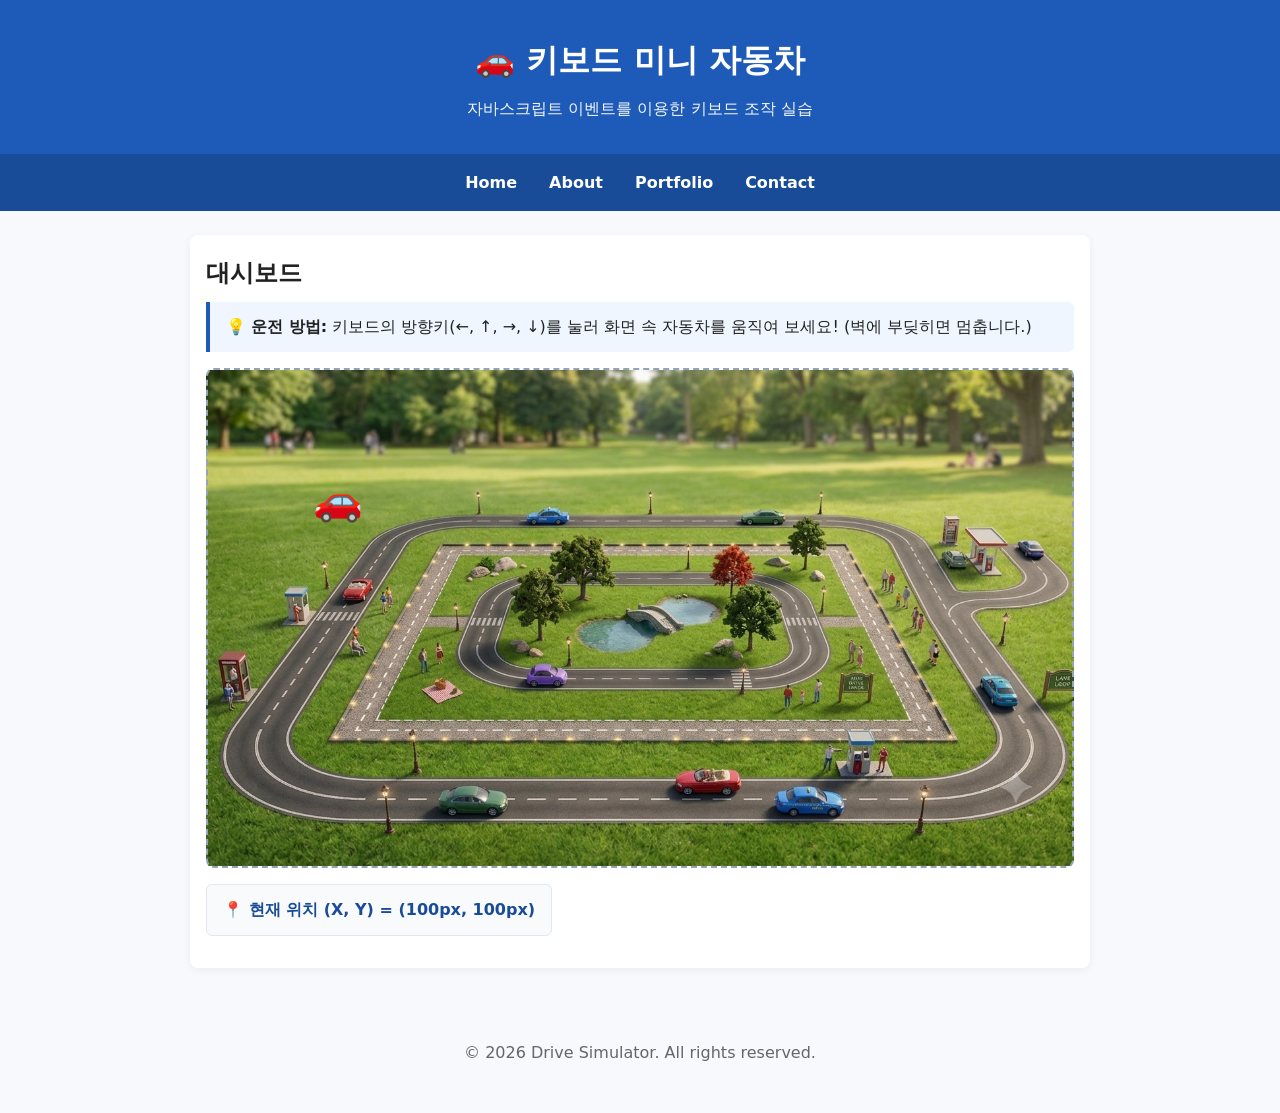
<file: event_car.html>
<!DOCTYPE html>
<html lang="ko">
<head>
    <meta charset="UTF-8">
    <meta name="viewport" content="width=device-width, initial-scale=1.0">
    <title>실습 2: 키보드 자동차</title>
    <link rel="stylesheet" href="basic_style.css">
    <style>
        /* 키보드 자동차 전용 스타일 */
        .game-space {
            position: relative;
            width: 100%;
            height: 500px; /* 이미지 비율에 맞춰 높이를 조금 늘렸습니다 */
            
            /* [배경 이미지 설정] 업로드하신 Background.png를 배경으로 지정 */
            background-image: url('Background.png'); 
            background-size: cover;       /* 영역에 이미지가 꽉 차도록 설정 */
            background-position: center;  /* 이미지의 중심이 오도록 설정 */
            background-repeat: no-repeat; /* 이미지 반복 방지 */
            
            border: 2px dashed #94a3b8;
            border-radius: 8px;
            overflow: hidden; /* 영역 밖으로 나가는 시각적 요소 차단 */
            margin-top: 1rem;
        }

        #car {
            position: absolute;
            left: 100px;
            top: 100px;
            width: 60px;
            height: 60px;
            font-size: 40px; /* 이모지 크기 */
            display: flex;
            align-items: center;
            justify-content: center;
            transition: left 0.05s linear, top 0.05s linear; /* 부드러운 이동 효과 */
            z-index: 10;
        }
        
        .status-info {
            margin-top: 1rem;
            background: #f8fafc;
            border: 1px solid #e2e8f0;
            padding: 0.75rem 1rem;
            border-radius: 6px;
            font-weight: 600;
            color: var(--primary-dark);
            display: inline-block;
        }

        .guide-box {
            background: #eff6ff;
            border-left: 4px solid var(--primary);
            padding: 0.75rem 1rem;
            margin-bottom: 1rem;
            border-radius: 0 6px 6px 0;
        }
    </style>
    <script>
        var x = 100;
        var y = 100;
        var step = 15; // 이동 거리
        var currentScaleX = 1; // 자동차의 현재 좌우 방향 상태 저장 (1: 기본 정면, -1: 반전)

        window.onload = function() {
            var car = document.getElementById("car");
            var info = document.getElementById("info");
            var space = document.querySelector(".game-space");

            document.onkeydown = function(e) {
                // 방향키가 눌렸을 때만 실행되도록 체크
                if([37, 38, 39, 40].indexOf(e.keyCode) === -1) return;
                
                // 브라우저 기본 스크롤 현상 방지
                e.preventDefault();

                // 이동 가능한 최대 범위 계산 (트랙 크기 - 자동차 크기)
                var maxX = space.clientWidth - car.clientWidth;
                var maxY = space.clientHeight - car.clientHeight;

                // 37:왼쪽, 38:위, 39:오른쪽, 40:아래
                switch(e.keyCode) {
                    case 37: // [왼쪽]
                        x -= step;
                        currentScaleX = 1;  // 기본 정면(왼쪽 모양) 유지
                        break;
                    case 38: // [위쪽]
                        y -= step;
                        break;
                    case 39: // [오른쪽]
                        x += step;
                        currentScaleX = -1; // 이미지를 반전시켜 오른쪽을 바라보게 함
                        break;
                    case 40: // [아래쪽]
                        y += step;
                        break;
                }

                // [영역 제한 로직] 벽 밖으로 나가지 못하게 경계값 고정
                if (x < 0) x = 0;
                if (x > maxX) x = maxX;
                if (y < 0) y = 0;
                if (y > maxY) y = maxY;

                // 변경된 좌표 적용
                car.style.left = x + "px";
                car.style.top = y + "px";
                
                // 바라보는 방향(ScaleX) 변화 적용
                car.style.transform = "scaleX(" + currentScaleX + ")";

                // 좌표 정보 출력
                info.innerHTML = "📍 현재 위치 (X, Y) = (" + x + "px, " + y + "px)";
            }
        }
    </script>
</head>
<body>
    <header>
        <h1>🚗 키보드 미니 자동차</h1>
        <div class="subtitle">자바스크립트 이벤트를 이용한 키보드 조작 실습</div>
    </header>
    <nav>
        <a href="index.html">Home</a>
        <a href="about.html">About</a>
        <a href="portfolio.html">Portfolio</a>
        <a href="contact.html">Contact</a>
    </nav>

    <main class="container">
        <section>
            <h2>대시보드</h2>
            <div class="guide-box">
                💡 <strong>운전 방법:</strong> 키보드의 방향키(←, ↑, →, ↓)를 눌러 화면 속 자동차를 움직여 보세요! (벽에 부딪히면 멈춥니다.)
            </div>
            
            <div class="game-space">
                <div id="car">🚗</div>
            </div>

            <div id="info" class="status-info">📍 현재 위치 (X, Y) = (100px, 100px)</div>
        </section>
    </main>

    <footer>
        <p>&copy; <span id="year"></span> Drive Simulator. All rights reserved.</p>
    </footer>

    <script src="basic_script.js"></script>
</body>
</html>
</file>
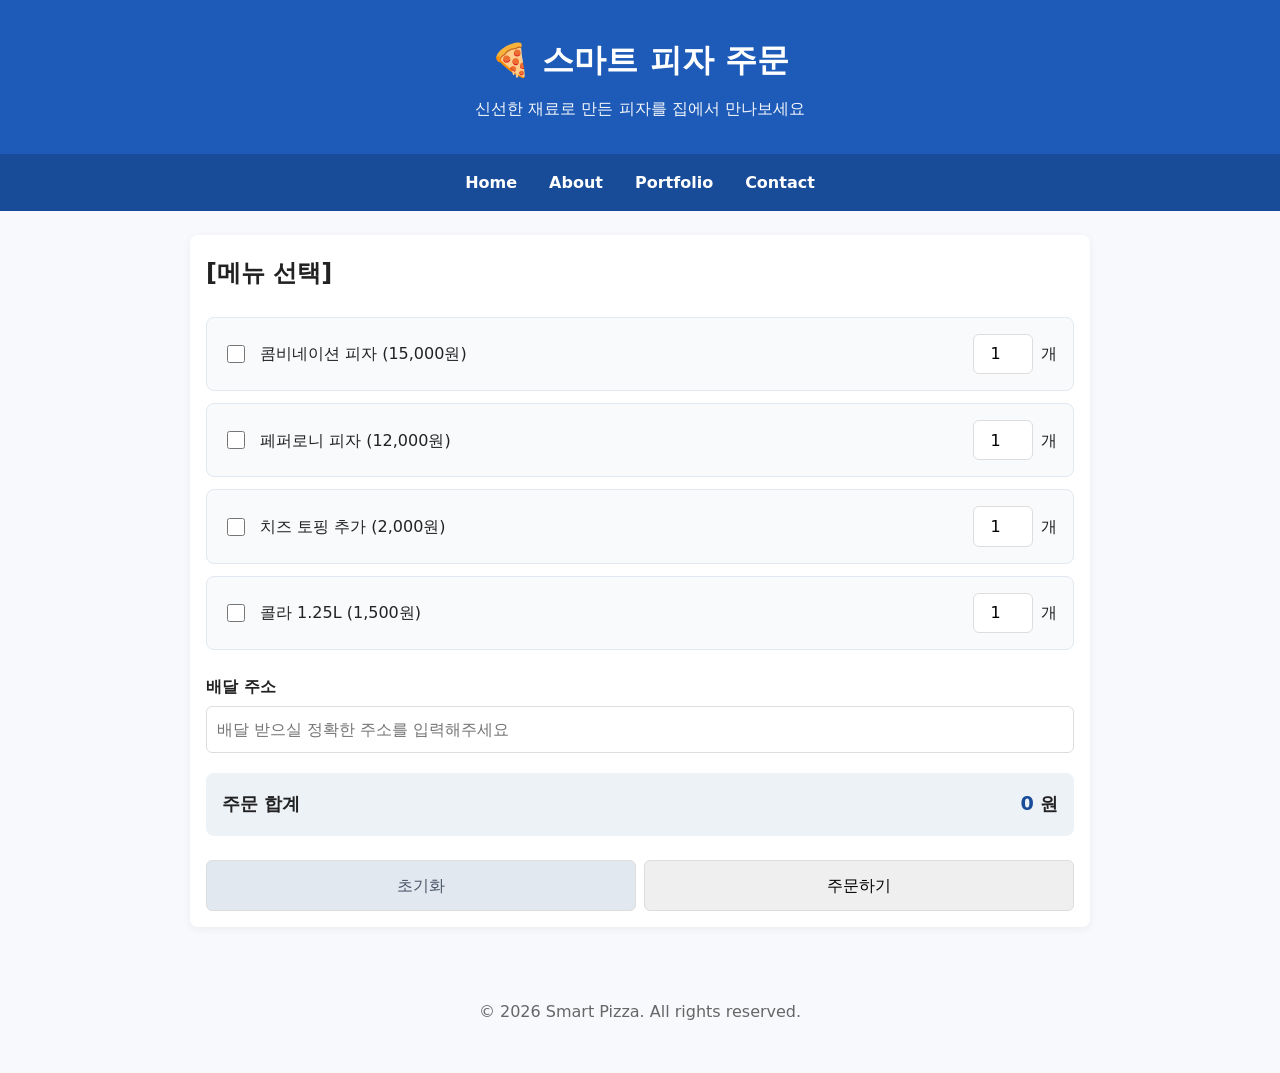
<file: event_order.html>
<!DOCTYPE html>
<html lang="ko">
<head>
    <meta charset="UTF-8">
    <meta name="viewport" content="width=device-width, initial-scale=1.0">
    <title>실습 1: 스마트 피자 주문서</title>
    <link rel="stylesheet" href="basic_style.css">
    <style>
        /* 피자 주문서 전용 커스텀 스타일 스타일 */
        .menu-list {
            display: flex;
            flex-direction: column;
            gap: 0.75rem;
            margin: 1.5rem 0;
        }
        .menu-item {
            display: flex;
            align-items: center;
            justify-content: space-between;
            padding: 1rem;
            background: #f8fafc;
            border: 1px solid #e2e8f0;
            border-radius: 8px;
            transition: all 0.2s;
        }
        .menu-item:hover {
            border-color: var(--primary);
            background: #f1f5f9;
        }
        .menu-info {
            display: flex;
            align-items: center;
            gap: 0.75rem;
            font-weight: 500;
        }
        .menu-info input[type="checkbox"] {
            width: 18px;
            height: 18px;
            cursor: pointer;
        }
        .menu-qty-wrap {
            display: flex;
            align-items: center;
            gap: 0.5rem;
        }
        .menu-qty-wrap input[type="number"] {
            width: 60px;
            text-align: center;
            padding: 0.4rem;
        }
        .form-group {
            margin-bottom: 1.25rem;
        }
        .form-group label {
            display: block;
            font-weight: 600;
            margin-bottom: 0.4rem;
        }
        .total-box {
            background: #edf2f7;
            padding: 1rem;
            border-radius: 8px;
            display: flex;
            align-items: center;
            justify-content: space-between;
            font-weight: bold;
            font-size: 1.1rem;
        }
        .total-box input {
            width: 150px;
            text-align: right;
            font-weight: bold;
            color: var(--primary-dark);
            border: none;
            background: transparent;
            font-size: 1.2rem;
            padding: 0;
        }
        .btn-group {
            display: flex;
            gap: 0.5rem;
            margin-top: 1.5rem;
        }
        .btn-group button, .btn-group input[type="submit"], .btn-group input[type="reset"] {
            flex: 1;
            padding: 0.75rem;
            font-size: 1rem;
            cursor: pointer;
        }
        .btn-reset {
            background: #e2e8f0;
            color: #4a5568;
        }
        .btn-reset:hover {
            background: #cbd5e1;
        }
    </style>
    <script>
        /* 기능 1: 가격 계산 함수 */
        function recalc() {
            var total = 0; 
            var checks = document.getElementsByClassName("menu-check");
            var qtys = document.getElementsByClassName("menu-qty");

            for (var i = 0; i < checks.length; i++) {
                if (checks[i].checked) { 
                    var price = parseInt(checks[i].value);
                    var quantity = parseInt(qtys[i].value);
                    
                    if (isNaN(quantity) || quantity < 1) {
                        quantity = 1;
                    }
                    total += price * quantity;
                }
            }
            document.getElementById("total").value = total;
        }

        /* 기능 2: 주소 입력 확인 */
        function checkAddress() {
            var addr = document.getElementById("addr");
            if (addr.value == "") {
                alert("배달 받으실 주소를 반드시 입력해주세요!");
                addr.focus();
            }
        }

        /* 기능 3: 주문 전송 제어 */
        function validate(e) {
            var total = parseInt(document.getElementById("total").value);
            
            if (total == 0) {
                alert("상품을 적어도 하나는 선택해야 주문 가능합니다.");
                e.preventDefault(); 
                return false;
            }

            alert("주문이 완료되었습니다! (총 결제금액: " + total.toLocaleString() + "원)");
            e.preventDefault(); 
            return false; 
        }
    </script>
</head>
<body>
    <header>
        <h1>🍕 스마트 피자 주문</h1>
        <div class="subtitle">신선한 재료로 만든 피자를 집에서 만나보세요</div>
    </header>

    <nav>
        <a href="index.html">Home</a>
        <a href="about.html">About</a>
        <a href="portfolio.html">Portfolio</a>
        <a href="contact.html">Contact</a>
    </nav>

    <main class="container">
        <form onsubmit="return validate(event)">
            <section>
                <h2>[메뉴 선택]</h2>
                <div class="menu-list">
                    <div class="menu-item">
                        <label class="menu-info">
                            <input type="checkbox" class="menu-check" value="15000" onchange="recalc()"> 
                            <span>콤비네이션 피자 (15,000원)</span>
                        </label>
                        <div class="menu-qty-wrap">
                            <input type="number" class="menu-qty" value="1" min="1" onchange="recalc()" onkeyup="recalc()"> 개
                        </div>
                    </div>
                    <div class="menu-item">
                        <label class="menu-info">
                            <input type="checkbox" class="menu-check" value="12000" onchange="recalc()"> 
                            <span>페퍼로니 피자 (12,000원)</span>
                        </label>
                        <div class="menu-qty-wrap">
                            <input type="number" class="menu-qty" value="1" min="1" onchange="recalc()" onkeyup="recalc()"> 개
                        </div>
                    </div>
                    <div class="menu-item">
                        <label class="menu-info">
                            <input type="checkbox" class="menu-check" value="2000" onchange="recalc()"> 
                            <span>치즈 토핑 추가 (2,000원)</span>
                        </label>
                        <div class="menu-qty-wrap">
                            <input type="number" class="menu-qty" value="1" min="1" onchange="recalc()" onkeyup="recalc()"> 개
                        </div>
                    </div>
                    <div class="menu-item">
                        <label class="menu-info">
                            <input type="checkbox" class="menu-check" value="1500" onchange="recalc()"> 
                            <span>콜라 1.25L (1,500원)</span>
                        </label>
                        <div class="menu-qty-wrap">
                            <input type="number" class="menu-qty" value="1" min="1" onchange="recalc()" onkeyup="recalc()"> 개
                        </div>
                    </div>
                </div>
            </section>

            <section class="form-group">
                <label for="addr">배달 주소</label>
                <input type="text" id="addr" onblur="checkAddress()" placeholder="배달 받으실 정확한 주소를 입력해주세요">
            </section>

            <section class="total-box">
                <span>주문 합계</span>
                <div>
                    <input type="text" id="total" value="0" readonly> 원
                </div>
            </section>

            <div class="btn-group">
                <input type="reset" class="btn-reset" value="초기화" onclick="setTimeout(recalc, 0)">
                <input type="submit" value="주문하기">
            </div>
        </form>
    </main>

    <footer>
        <p>&copy; <span id="year"></span> Smart Pizza. All rights reserved.</p>
    </footer>

    <script src="basic_script.js"></script>
</body>
</html>
</file>
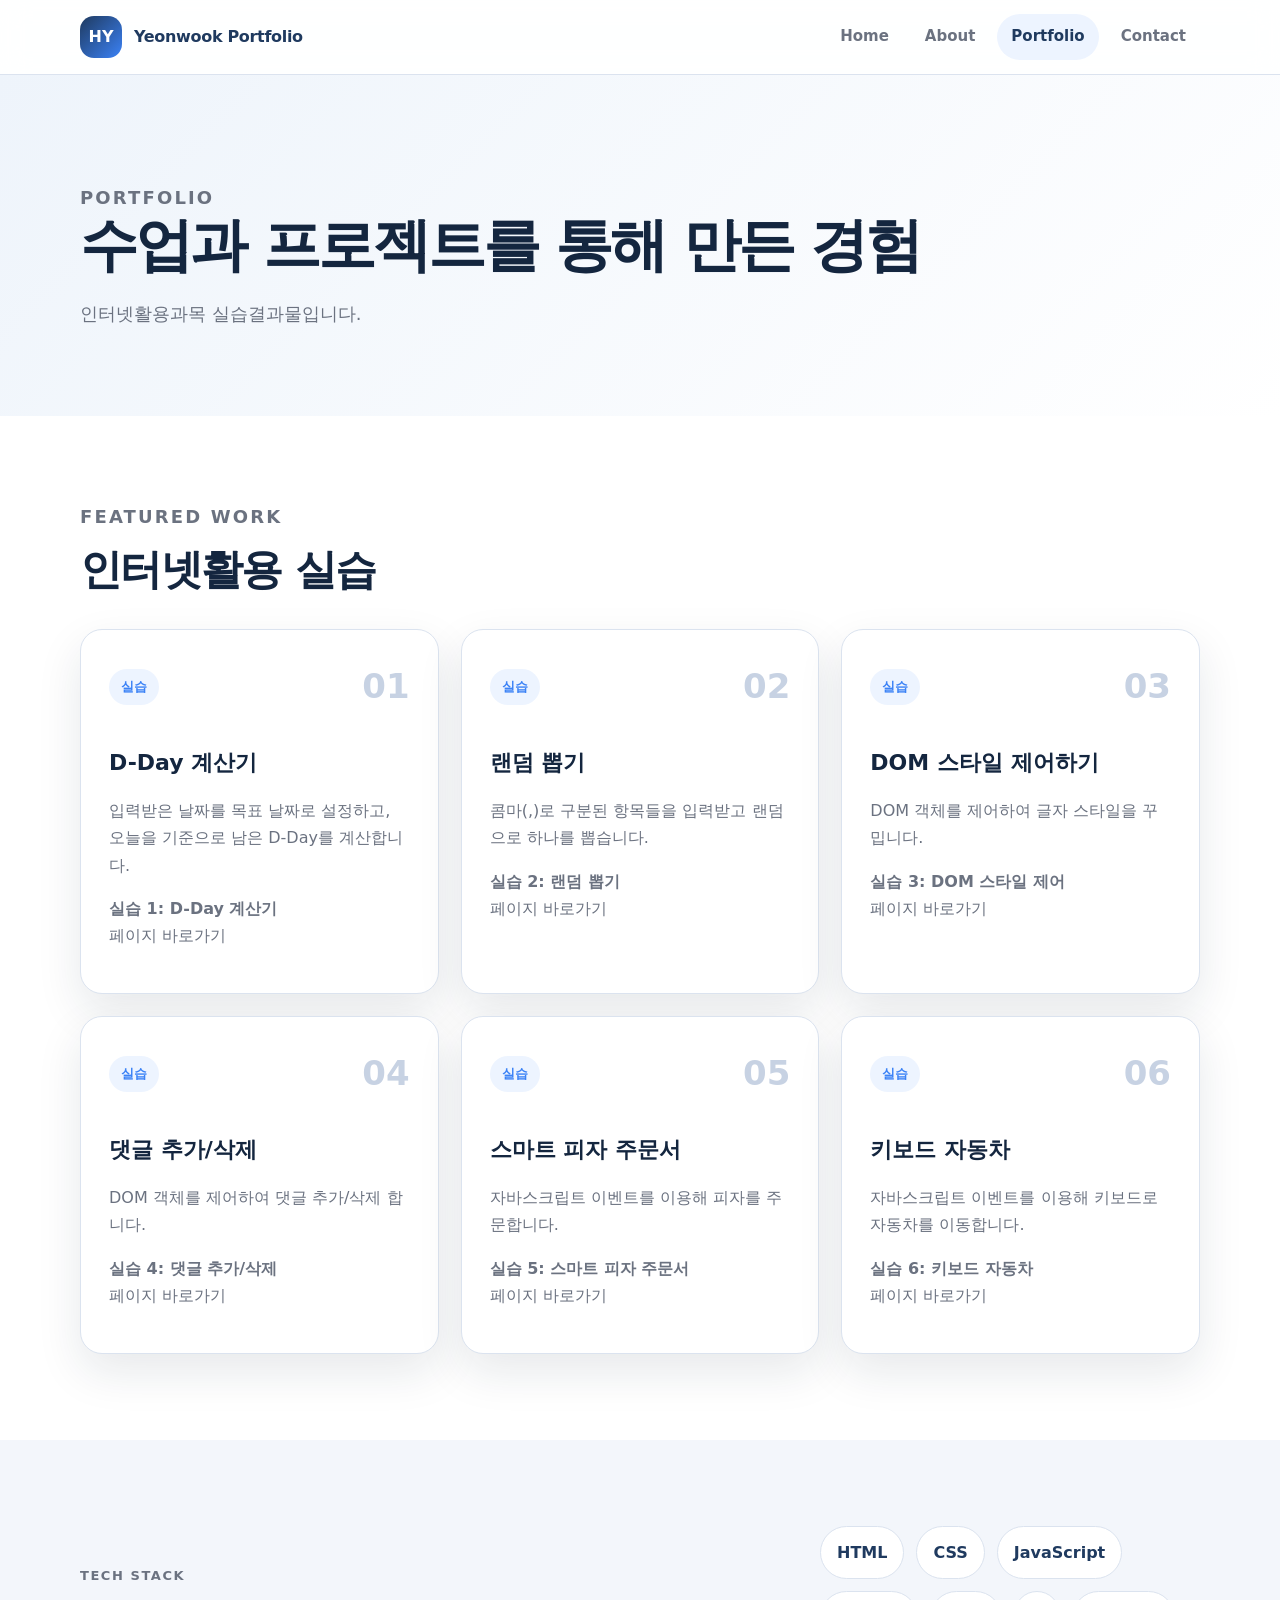
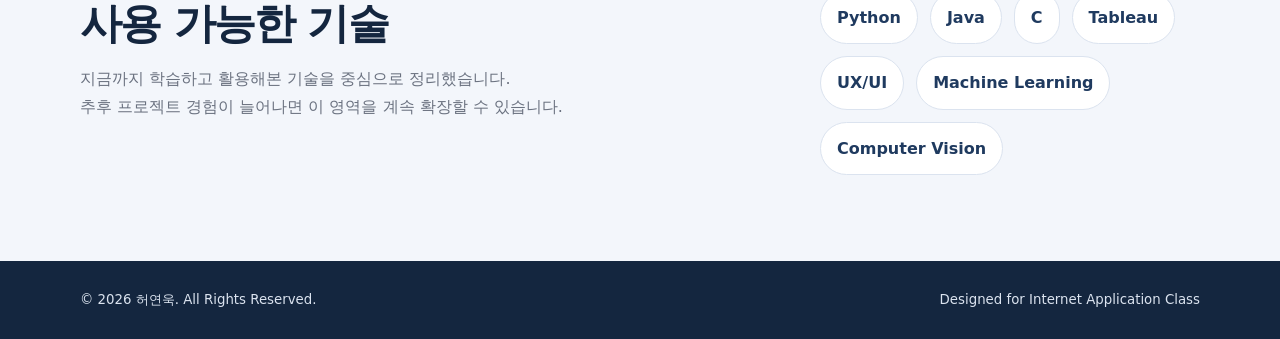
<file: portfolio.html>
<!DOCTYPE html>
<html lang="ko">
<head>
  <meta charset="UTF-8" />
  <meta name="viewport" content="width=device-width, initial-scale=1.0" />
  <title>허연욱 포트폴리오 | Portfolio</title>
  <link rel="stylesheet" href="style.css" />
</head>
<body>
  <!-- header: 사이트 공통 상단 영역입니다. -->
  <header class="site-header">
    <div class="header-inner">
      <a class="brand" href="index.html" aria-label="홈으로 이동">
        <span class="brand-mark">HY</span>
        <span class="brand-text">Yeonwook Portfolio</span>
      </a>
      <nav class="gnb" aria-label="주요 메뉴">
        <a href="index.html">Home</a>
        <a href="about.html">About</a>
        <a href="portfolio.html">Portfolio</a>
        <a href="contact.html">Contact</a>
      </nav>
    </div>
  </header>

  <main>
    <!-- section: 포트폴리오 페이지 상단 소개 영역입니다. -->
    <section class="page-hero section-padding">
      <div class="container">
        <p class="eyebrow">Portfolio</p>
        <h1>수업과 프로젝트를 통해 만든 경험</h1>
        <p>
          인터넷활용과목 실습결과물입니다.
        </p>
      </div>
    </section>

    <!-- section: 대표 프로젝트 카드 영역입니다. -->
    <section class="section-padding white-section">
      <div class="container">
        <div class="section-heading">
          <p class="eyebrow">Featured Work</p>
          <h2>인터넷활용 실습</h2>
        </div>

        <div class="project-grid">
          <article class="project-card">
            <div class="project-top">
              <span class="project-category">실습</span>
              <span class="project-number">01</span>
            </div>
            <h3>D-Day 계산기</h3>
            <p>
              입력받은 날짜를 목표 날짜로 설정하고, 오늘을 기준으로 남은 D-Day를 계산합니다.
            </p>
            <p>
              <strong>실습 1: D-Day 계산기</strong><br>
              <a href="dday.html">페이지 바로가기</a>
            </p> 
          </article>

          <article class="project-card">
            <div class="project-top">
              <span class="project-category">실습</span>
              <span class="project-number">02</span>
            </div>
            <h3>랜덤 뽑기</h3>
            <p>
              콤마(,)로 구분된 항목들을 입력받고 랜덤으로 하나를 뽑습니다.
            </p>
            <p>
              <strong>실습 2: 랜덤 뽑기</strong><br>
              <a href="random.html">페이지 바로가기</a>
            </p>
          </article>

          <article class="project-card">
            <div class="project-top">
              <span class="project-category">실습</span>
              <span class="project-number">03</span>
            </div>
            <h3>DOM 스타일 제어하기</h3>
            <p>
              DOM 객체를 제어하여 글자 스타일을 꾸밉니다.
            </p>
            <p>
              <strong>실습 3: DOM 스타일 제어</strong><br>
              <a href="dom_style.html">페이지 바로가기</a>
            </p>
          </article>
          <article class="project-card">
            <div class="project-top">
              <span class="project-category">실습</span>
              <span class="project-number">04</span>
            </div>
            <h3>댓글 추가/삭제</h3>
            <p>
              DOM 객체를 제어하여 댓글 추가/삭제 합니다.
            </p>
            <p>
              <strong>실습 4: 댓글 추가/삭제</strong><br>
              <a href="dom_list.html">페이지 바로가기</a>
            </p>
          </article>
          <article class="project-card">
            <div class="project-top">
              <span class="project-category">실습</span>
              <span class="project-number">05</span>
            </div>
            <h3>스마트 피자 주문서</h3>
            <p>
              자바스크립트 이벤트를 이용해 피자를 주문합니다.
            </p>
            <p>
              <strong>실습 5: 스마트 피자 주문서</strong><br>
              <a href="event_order.html">페이지 바로가기</a>
            </p>
          </article>
          <article class="project-card">
            <div class="project-top">
              <span class="project-category">실습</span>
              <span class="project-number">06</span>
            </div>
            <h3>키보드 자동차</h3>
            <p>
              자바스크립트 이벤트를 이용해 키보드로 자동차를 이동합니다.
            </p>
            <p>
              <strong>실습 6: 키보드 자동차</strong><br>
              <a href="event_car.html">페이지 바로가기</a>
            </p>
          </article>
        </div>
      </div>
    </section>

    <!-- section: 기술 스택을 기업 소개 페이지의 역량 영역처럼 표현했습니다. -->
    <section class="section-padding">
      <div class="container two-column align-center">
        <div>
          <p class="eyebrow">Tech Stack</p>
          <h2>사용 가능한 기술</h2>
          <p>
            지금까지 학습하고 활용해본 기술을 중심으로 정리했습니다.<br>
            추후 프로젝트 경험이 늘어나면 이 영역을 계속 확장할 수 있습니다.
          </p>
        </div>

        <div class="skill-wrap">
          <span>HTML</span>
          <span>CSS</span>
          <span>JavaScript</span>
          <span>Python</span>
          <span>Java</span>
          <span>C</span>
          <span>Tableau</span>
          <span>UX/UI</span>
          <span>Machine Learning</span>
          <span>Computer Vision</span>
        </div>
      </div>
    </section>
  </main>

  <!-- footer: 사이트 하단 정보입니다. -->
  <footer class="site-footer">
    <div class="container footer-inner">
      <small>&copy; <span id="year"></span> 허연욱. All Rights Reserved.</small>
      <small>Designed for Internet Application Class</small>
    </div>
  </footer>

  <script src="script.js"></script>
</body>
</html>
</file>
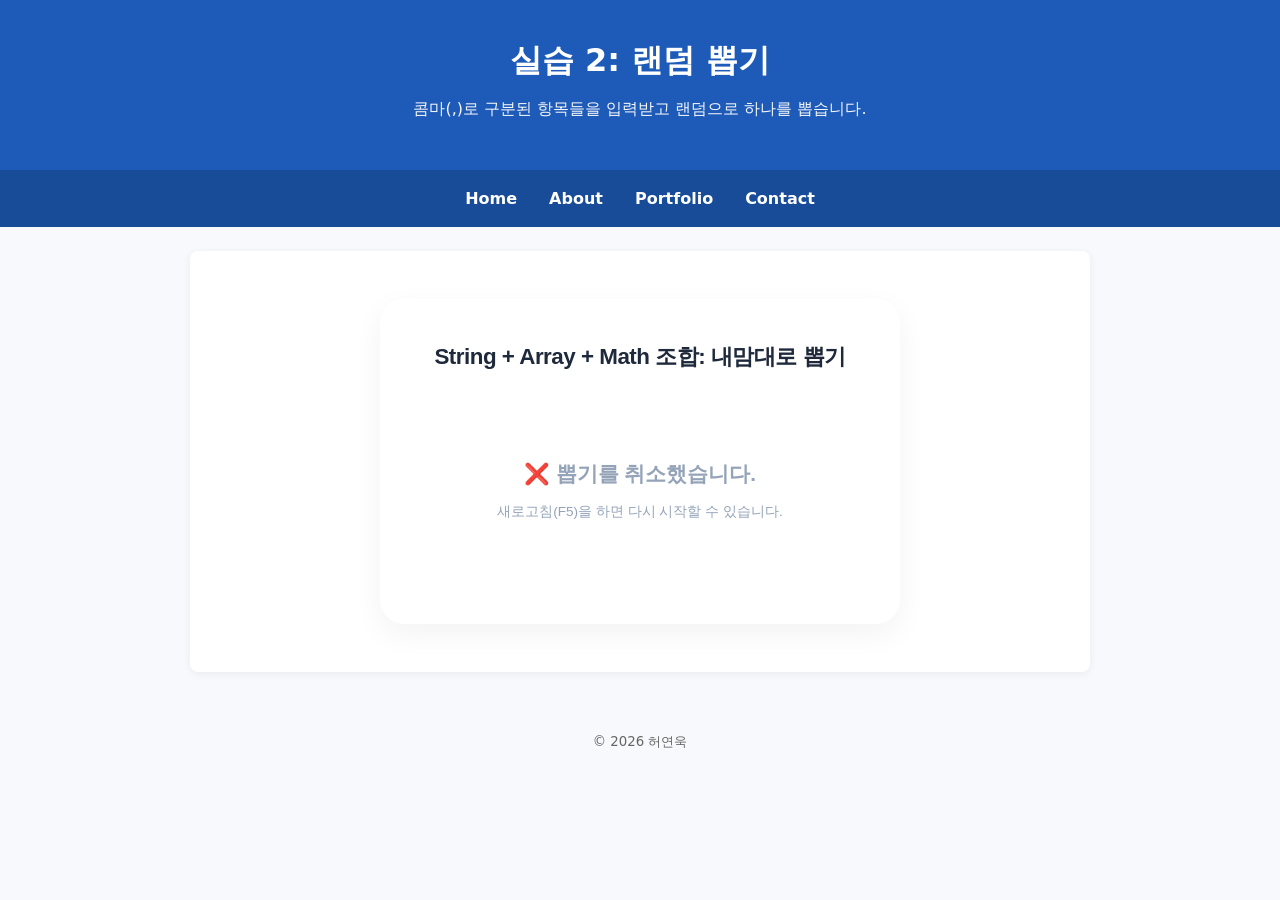
<file: random.html>
<!DOCTYPE html>
<html lang="ko">
<head>
  <meta charset="UTF-8" />
  <meta name="viewport" content="width=device-width, initial-scale=1.0"/>
  <title>내맘대로 랜덤 뽑기 - 인터넷활용 실습</title>
  <link rel="stylesheet" href="basic_style.css">
</head>
<body>
<header>
  <h1>실습 2: 랜덤 뽑기</h1>
  <p class="subtitle">콤마(,)로 구분된 항목들을 입력받고 랜덤으로 하나를 뽑습니다.</p>
</header>
<nav>
  <a href="index.html">Home</a>
  <a href="about.html">About</a>
  <a href="portfolio.html">Portfolio</a>
  <a href="contact.html">Contact</a>
</nav>
<main class="container">
<section>
  <!-- 랜덤 뽑기 전용 모던 CSS 스타일링 -->
  <style>
    .picker-wrapper {
      max-width: 520px;
      margin: 2rem auto;
      padding: 2.5rem 2rem;
      background: #ffffff;
      border-radius: 24px;
      box-shadow: 0 10px 30px rgba(0, 0, 0, 0.05);
      font-family: -apple-system, BlinkMacSystemFont, "Segoe UI", Roboto, "Helvetica Neue", Arial, sans-serif;
      text-align: center;
      box-sizing: border-box;
    }

    .picker-wrapper h2 {
      color: #1e293b;
      font-size: 1.4rem;
      font-weight: 700;
      margin-top: 0;
      margin-bottom: 2rem;
      letter-spacing: -0.5px;
    }

    .pool-card {
      background: #f8fafc;
      border: 1px solid #e2e8f0;
      border-radius: 16px;
      padding: 1.25rem;
      margin-bottom: 1.5rem;
      text-align: left;
    }

    .pool-title {
      font-size: 0.85rem;
      color: #64748b;
      margin: 0 0 10px 0;
      font-weight: 600;
      text-align: center;
    }

    /* 입력 칩(Tag) 스타일 */
    .tag-container {
      display: flex;
      flex-wrap: wrap;
      gap: 6px;
      justify-content: center;
      max-height: 120px;
      overflow-y: auto;
      padding-right: 4px;
    }
    
    /* 스크롤바 커스텀 */
    .tag-container::-webkit-scrollbar {
      width: 4px;
    }
    .tag-container::-webkit-scrollbar-thumb {
      background: #cbd5e1;
      border-radius: 4px;
    }

    .item-tag {
      display: inline-block;
      background: #e2e8f0;
      color: #475569;
      padding: 4px 10px;
      border-radius: 8px;
      font-size: 0.85rem;
      font-weight: 500;
    }

    /* 결과 박스 스타일 */
    .result-card {
      background: linear-gradient(135deg, #7c3aed 0%, #4f46e5 100%);
      color: #ffffff;
      border-radius: 20px;
      padding: 2.5rem 1.5rem;
      margin-bottom: 1.5rem;
      box-shadow: 0 10px 20px rgba(79, 70, 229, 0.15);
      animation: popIn 0.5s cubic-bezier(0.175, 0.885, 0.32, 1.275);
    }

    .result-title {
      font-size: 1rem;
      color: #c7d2fe;
      margin: 0 0 12px 0;
      font-weight: 600;
      letter-spacing: 1px;
    }

    .result-choice {
      font-size: 2.5rem;
      font-weight: 800;
      margin: 0;
      line-height: 1.2;
      text-shadow: 0 2px 4px rgba(0,0,0,0.1);
    }

    .picker-footer {
      border-top: 1px dashed #e2e8f0;
      padding-top: 1.5rem;
    }

    .picker-refresh-text {
      font-size: 0.75rem;
      color: #94a3b8;
      margin: 0;
    }

    .picker-canceled {
      padding: 3rem 1rem;
      color: #94a3b8;
      font-size: 1.1rem;
      font-weight: 500;
    }

    /* 애니메이션 효과 */
    @keyframes popIn {
      0% { transform: scale(0.9); opacity: 0; }
      100% { transform: scale(1); opacity: 1; }
    }
  </style>

  <div class="picker-wrapper">
    <h2>String + Array + Math 조합: 내맘대로 뽑기</h2>
    
    <script>
      // 1. String: prompt()로 사용자에게 '문자열' 입력받기
      let defaultList = "제육볶음,돈까스,순대국,김치찌개,햄버거,초밥,파스타,샐러드,떡볶이,마라탕,사과,바나나,딸기,수박";
      let inputString = prompt("항목을 콤마(,)로 구분하여 입력하세요", defaultList);

      // 사용자가 '취소'를 누른 경우
      if (!inputString) {
        document.write("<div class='picker-canceled'><h3>❌ 뽑기를 취소했습니다.</h3><p style='font-size:0.85rem; margin-top:8px;'>새로고침(F5)을 하면 다시 시작할 수 있습니다.</p></div>");
      } else {
        
        // 2. Array: String.split(',') 메소드로 '문자열'을 '배열'로 변환
        let items = inputString.split(','); 

        // 3. Math: Math.random()과 Math.floor()로 랜덤 인덱스 뽑기
        let index = Math.floor(Math.random() * items.length); 

        // 선택된 항목 공백 제거
        let choice = items[index].trim();

        // 입력된 항목들을 예쁜 칩(Tag) 구조로 생성
        let tagsHtml = "";
        for (let i = 0; i < items.length; i++) {
          let trimmedItem = items[i].trim();
          if (trimmedItem) { // 빈 문자열 제외 필터링
            tagsHtml += "<span class='item-tag'>" + trimmedItem + "</span>";
          }
        }

        // 전체 레이아웃 조립 후 출력
        let resultHtml = "";
        
        // 후보군 리스트 박스
        resultHtml += "<div class='pool-card'>";
        resultHtml += "  <p class='pool-title'>📋 후보 항목 (총 " + items.length + "개)</p>";
        resultHtml += "  <div class='tag-container'>" + tagsHtml + "</div>";
        resultHtml += "</div>";

        // 당첨 결과 박스 (트렌디한 그라데이션)
        resultHtml += "<div class='result-card'>";
        resultHtml += "  <p class='result-title'>✨ 오늘의 대박 선택은? ✨</p>";
        resultHtml += "  <h1 class='result-choice'>" + choice + "</h1>";
        resultHtml += "</div>";

        // 하단 안내
        resultHtml += "<div class='picker-footer'>";
        resultHtml += "  <p class='picker-refresh-text'><i>마음에 안 드시나요? 새로고침(F5)을 눌러 다시 뽑아보세요!</i></p>";
        resultHtml += "</div>";

        // 4. 최종 결과 화면 출력
        document.write(resultHtml);
      }
    </script>
  </div>
</section></main>
<footer>
  <small>&copy; <span id="year"></span> 허연욱</small>
</footer>
<script src="basic_script.js"></script>
</body>
</html>
</file>
<file: style.css>
/* =============================================================
   기업 소개 페이지 느낌의 포트폴리오 스타일
   - 색상은 아래 :root 변수에서 한 번에 변경할 수 있습니다.
   - 카드형 레이아웃, 넓은 여백, 깔끔한 타이포그래피를 중심으로 구성했습니다.
   ============================================================= */
:root {
  --primary: #1f3a5f;       /* 메인 컬러: 신뢰감 있는 네이비 */
  --primary-dark: #14263f;  /* 어두운 네이비 */
  --accent: #3b82f6;        /* 포인트 블루 */
  --bg: #f3f6fb;            /* 전체 배경색 */
  --surface: #ffffff;       /* 카드와 섹션 배경 */
  --text: #172033;          /* 본문 글자색 */
  --muted: #6b7280;         /* 보조 글자색 */
  --line: #dbe3ef;          /* 테두리 색 */
  --shadow: 0 18px 45px rgba(21, 38, 63, 0.10);
  --radius: 22px;
}

/* 모든 요소의 크기 계산 방식을 통일합니다. */
* {
  box-sizing: border-box;
}

/* 부드러운 페이지 이동 효과를 적용합니다. */
html {
  scroll-behavior: smooth;
}

/* body: 사이트 전체 기본 스타일입니다. */
body {
  margin: 0;
  font-family: system-ui, -apple-system, BlinkMacSystemFont, "Segoe UI", "Noto Sans KR", Arial, sans-serif;
  background: var(--bg);
  color: var(--text);
  line-height: 1.7;
}

/* 이미지가 추가될 경우 화면 밖으로 넘치지 않게 합니다. */
img {
  max-width: 100%;
  display: block;
}

/* a 태그 기본 밑줄을 제거합니다. */
a {
  color: inherit;
  text-decoration: none;
}

/* 페이지의 최대 너비를 통일하는 공통 컨테이너입니다. */
.container {
  width: min(1120px, calc(100% - 40px));
  margin: 0 auto;
}

/* 각 section의 위아래 여백입니다. */
.section-padding {
  padding: 86px 0;
}

/* 흰색 배경 섹션입니다. */
.white-section {
  background: var(--surface);
}

/* =============================================================
   Header / Navigation
   ============================================================= */
.site-header {
  position: sticky;
  top: 0;
  z-index: 100;
  background: rgba(255, 255, 255, 0.92);
  backdrop-filter: blur(14px);
  border-bottom: 1px solid var(--line);
}

.header-inner {
  width: min(1120px, calc(100% - 40px));
  min-height: 74px;
  margin: 0 auto;
  display: flex;
  align-items: center;
  justify-content: space-between;
  gap: 24px;
}

/* 브랜드 로고 영역입니다. */
.brand {
  display: flex;
  align-items: center;
  gap: 12px;
  font-weight: 800;
  color: var(--primary);
}

/* HY 이니셜을 로고처럼 보이게 만든 박스입니다. */
.brand-mark {
  width: 42px;
  height: 42px;
  display: grid;
  place-items: center;
  border-radius: 14px;
  color: #fff;
  background: linear-gradient(135deg, var(--primary), var(--accent));
}

.brand-text {
  letter-spacing: -0.02em;
}

/* 메뉴 영역입니다. */
.gnb {
  display: flex;
  align-items: center;
  gap: 8px;
  flex-wrap: wrap;
}

.gnb a {
  padding: 10px 14px;
  border-radius: 999px;
  color: var(--muted);
  font-size: 15px;
  font-weight: 700;
}

/* 현재 페이지 메뉴와 hover 상태에 포인트 스타일을 줍니다. */
.gnb a:hover,
.gnb a.active {
  color: var(--primary);
  background: #edf4ff;
}

/* =============================================================
   Hero Section
   ============================================================= */
.hero {
  min-height: 640px;
  display: flex;
  align-items: center;
  background:
    radial-gradient(circle at 15% 20%, rgba(59, 130, 246, 0.15), transparent 32%),
    linear-gradient(135deg, #f7fbff 0%, #eef4fb 100%);
}

.hero-grid {
  display: grid;
  grid-template-columns: 1.15fr 0.85fr;
  gap: 48px;
  align-items: center;
}

.eyebrow {
  margin: 0 0 12px;
  color: var(--accent);
  font-size: 13px;
  font-weight: 800;
  letter-spacing: 0.12em;
  text-transform: uppercase;
}

.hero h1,
.page-hero h1 {
  margin: 0;
  color: var(--primary-dark);
  font-size: clamp(40px, 6vw, 68px);
  line-height: 1.1;
  letter-spacing: -0.05em;
}

.hero-desc,
.page-hero p,
.section-heading p {
  color: var(--muted);
  font-size: 18px;
}

.hero-desc {
  max-width: 640px;
  margin: 24px 0 0;
}

.button-group {
  display: flex;
  gap: 12px;
  flex-wrap: wrap;
  margin-top: 34px;
}

/* 버튼 공통 스타일입니다. */
.btn,
button {
  display: inline-flex;
  align-items: center;
  justify-content: center;
  min-height: 46px;
  padding: 0 20px;
  border: 0;
  border-radius: 999px;
  font: inherit;
  font-weight: 800;
  cursor: pointer;
}

.btn.primary,
button {
  color: #fff;
  background: var(--primary);
}

.btn.secondary {
  color: var(--primary);
  background: #fff;
  border: 1px solid var(--line);
}

.btn:hover,
button:hover {
  transform: translateY(-2px);
  transition: 0.2s ease;
}

/* 히어로 오른쪽 카드입니다. */
.hero-card {
  position: relative;
  overflow: hidden;
  min-height: 390px;
  padding: 38px;
  border-radius: 32px;
  color: #fff;
  background: linear-gradient(145deg, var(--primary-dark), var(--primary));
  box-shadow: var(--shadow);
}

/* 카드에 장식용 원을 넣어 기업 사이트 같은 느낌을 줍니다. */
.hero-card::after {
  content: "";
  position: absolute;
  right: -70px;
  bottom: -70px;
  width: 220px;
  height: 220px;
  border-radius: 50%;
  background: rgba(255, 255, 255, 0.10);
}

.card-label {
  display: inline-flex;
  padding: 7px 12px;
  border-radius: 999px;
  background: rgba(255, 255, 255, 0.13);
  font-size: 13px;
  font-weight: 800;
}

.hero-card h2 {
  margin: 42px 0 18px;
  font-size: 36px;
  line-height: 1.15;
  letter-spacing: -0.04em;
}

.hero-card p {
  position: relative;
  z-index: 1;
  color: rgba(255, 255, 255, 0.80);
}

/* =============================================================
   Section Title / Card Layout
   ============================================================= */
.section-heading {
  max-width: 680px;
  margin-bottom: 34px;
}

.section-heading h2,
.two-column h2,
.contact-info-card h2,
.form-card h2,
.cta-box h2 {
  margin: 0 0 14px;
  color: var(--primary-dark);
  font-size: clamp(28px, 4vw, 42px);
  line-height: 1.2;
  letter-spacing: -0.04em;
}

.card-grid,
.stats-grid,
.project-grid {
  display: grid;
  gap: 22px;
}

.card-grid.three,
.stats-grid,
.project-grid {
  grid-template-columns: repeat(3, 1fr);
}

/* 공통 카드 스타일입니다. */
.info-card,
.stat-card,
.project-card,
.profile-card,
.contact-info-card,
.form-card {
  border: 1px solid var(--line);
  border-radius: var(--radius);
  background: var(--surface);
  box-shadow: var(--shadow);
}

.info-card {
  padding: 30px;
}

.info-card h3,
.project-card h3,
.timeline-item h3 {
  margin: 0 0 12px;
  color: var(--primary-dark);
  font-size: 22px;
}

.info-card p,
.project-card p,
.timeline-item p,
.two-column p,
.contact-info-card p,
.form-card p {
  color: var(--muted);
}

.icon-box {
  width: 54px;
  height: 54px;
  margin-bottom: 24px;
  display: grid;
  place-items: center;
  border-radius: 18px;
  color: var(--accent);
  background: #edf4ff;
  font-weight: 900;
}

.stat-card {
  padding: 28px;
}

.stat-card strong {
  display: block;
  margin-bottom: 8px;
  color: var(--primary);
  font-size: 42px;
  line-height: 1;
}

.stat-card span {
  color: var(--muted);
  font-weight: 700;
}

/* =============================================================
   Sub Page Hero / Two Column
   ============================================================= */
.page-hero {
  background: linear-gradient(135deg, #eef4fb, #ffffff);
}

.page-hero h1 {
  max-width: 850px;
  font-size: clamp(38px, 5vw, 58px);
}

.page-hero p {
  max-width: 720px;
  margin: 22px 0 0;
}

.two-column {
  display: grid;
  grid-template-columns: 1fr 380px;
  gap: 42px;
}

.two-column.align-center {
  align-items: center;
}

.profile-card {
  padding: 28px;
}

.profile-card h3 {
  margin-top: 0;
  color: var(--primary-dark);
}

.clean-list,
.contact-list {
  list-style: none;
  margin: 0;
  padding: 0;
}

.clean-list li {
  display: flex;
  justify-content: space-between;
  gap: 20px;
  padding: 14px 0;
  border-bottom: 1px solid var(--line);
}

.clean-list li:last-child {
  border-bottom: 0;
}

.clean-list span {
  color: var(--muted);
}

.clean-list strong {
  text-align: right;
}

/* =============================================================
   Timeline
   ============================================================= */
.timeline {
  display: grid;
  gap: 16px;
}

.timeline-item {
  padding: 26px 28px;
  border-left: 5px solid var(--accent);
  border-radius: 0 var(--radius) var(--radius) 0;
  background: #fff;
  box-shadow: var(--shadow);
}

.timeline-item span {
  color: var(--accent);
  font-weight: 900;
}

/* =============================================================
   Portfolio Page
   ============================================================= */
.project-card {
  padding: 28px;
}

.project-top {
  display: flex;
  justify-content: space-between;
  align-items: center;
  margin-bottom: 28px;
}

.project-category {
  padding: 7px 12px;
  border-radius: 999px;
  color: var(--accent);
  background: #edf4ff;
  font-size: 13px;
  font-weight: 900;
}

.project-number {
  color: #c7d2e3;
  font-size: 34px;
  font-weight: 900;
}

.project-card ul {
  margin: 20px 0 0;
  padding-left: 20px;
  color: var(--muted);
}

.skill-wrap {
  display: flex;
  flex-wrap: wrap;
  gap: 12px;
}

.skill-wrap span {
  padding: 12px 16px;
  border-radius: 999px;
  color: var(--primary);
  background: #fff;
  border: 1px solid var(--line);
  font-weight: 800;
}

/* =============================================================
   Contact Page
   ============================================================= */
.contact-grid {
  display: grid;
  grid-template-columns: 0.9fr 1.1fr;
  gap: 28px;
}

.contact-info-card,
.form-card {
  padding: 32px;
}

.contact-list {
  margin-top: 26px;
}

.contact-list li {
  display: grid;
  gap: 4px;
  padding: 18px 0;
  border-bottom: 1px solid var(--line);
}

.contact-list li:last-child {
  border-bottom: 0;
}

.contact-list span {
  color: var(--muted);
  font-size: 14px;
  font-weight: 800;
}

.contact-list a,
.contact-list strong {
  color: var(--primary-dark);
  font-size: 17px;
}

.contact-form {
  display: grid;
  gap: 12px;
  margin-top: 22px;
}

.contact-form label {
  color: var(--primary-dark);
  font-weight: 800;
}

input,
textarea {
  width: 100%;
  padding: 14px 15px;
  border: 1px solid var(--line);
  border-radius: 14px;
  background: #f9fbfe;
  color: var(--text);
  font: inherit;
}

input:focus,
textarea:focus {
  outline: 3px solid rgba(59, 130, 246, 0.18);
  border-color: var(--accent);
}

textarea {
  resize: vertical;
}

/* =============================================================
   CTA / Footer
   ============================================================= */
.cta-section {
  padding: 70px 0;
  background: var(--primary-dark);
}

.cta-box {
  display: flex;
  justify-content: space-between;
  align-items: center;
  gap: 24px;
  padding: 42px;
  border-radius: 30px;
  background: rgba(255, 255, 255, 0.08);
  color: #fff;
}

.cta-box h2 {
  color: #fff;
}

.cta-box .btn.primary {
  background: #fff;
  color: var(--primary-dark);
}

.site-footer {
  padding: 28px 0;
  color: #dbe3ef;
  background: var(--primary-dark);
}

.footer-inner {
  display: flex;
  justify-content: space-between;
  gap: 16px;
  flex-wrap: wrap;
}

/* =============================================================
   JavaScript와 함께 사용하는 간단한 애니메이션 클래스
   ============================================================= */
.reveal {
  opacity: 0;
  transform: translateY(18px);
  transition: opacity 0.55s ease, transform 0.55s ease;
}

.reveal.is-visible {
  opacity: 1;
  transform: translateY(0);
}

/* =============================================================
   Responsive Design: 화면이 작아졌을 때의 스타일입니다.
   ============================================================= */
@media (max-width: 900px) {
  .header-inner {
    flex-direction: column;
    justify-content: center;
    padding: 16px 0;
  }

  .hero-grid,
  .two-column,
  .contact-grid {
    grid-template-columns: 1fr;
  }

  .hero {
    min-height: auto;
  }

  .card-grid.three,
  .stats-grid,
  .project-grid {
    grid-template-columns: 1fr;
  }

  .cta-box {
    align-items: flex-start;
    flex-direction: column;
  }
}

@media (max-width: 560px) {
  .container,
  .header-inner {
    width: min(100% - 28px, 1120px);
  }

  .section-padding {
    padding: 64px 0;
  }

  .brand-text {
    display: none;
  }

  .gnb {
    justify-content: center;
  }

  .gnb a {
    padding: 8px 10px;
    font-size: 14px;
  }

  .hero-card,
  .cta-box,
  .contact-info-card,
  .form-card,
  .profile-card {
    padding: 26px;
  }
}
</file>
<file: basic_style.css>
/* =============================================================
   색상 테마는 "여기"에서 바꿉니다. (파랑 계열 기본)
   원하는 색상 코드로 아래 4가지만 바꿔보세요.
   ------------------------------------------------------------- */
:root {
  --primary: #1e5bb8;      /* 메인 포인트 색상 */
  --primary-dark: #194c98; /* 호버/진한 포인트 */
  --bg: #f7f9fc;           /* 전체 배경 색 */
  --text: #222222;         /* 본문 글자 색 */
}
/* ============================================================= */

* { box-sizing: border-box; }
body {
  margin: 0;
  font-family: system-ui, -apple-system, "Segoe UI", Roboto, "Noto Sans KR", Arial, sans-serif;
  background: var(--bg);
  color: var(--text);
  line-height: 1.6;
}

header {
  padding: 2rem 1rem;
  text-align: center;
  background: var(--primary);
  color: #ffffff;
}
header .subtitle { margin-top: .25rem; opacity: .95; }

nav {
  background: var(--primary-dark);
  display: flex;
  gap: 1rem;
  padding: .75rem 1rem;
  justify-content: center;
  flex-wrap: wrap;
}
nav a {
  color: #ffffff;
  text-decoration: none;
  font-weight: 600;
  padding: .25rem .5rem;
}
nav a:hover { text-decoration: underline; }

.container {
  max-width: 900px;
  margin: 1.5rem auto;
  padding: 1rem;
  background: #ffffff;
  border-radius: 8px;
  box-shadow: 0 2px 8px rgba(0,0,0,.06);
}

section { margin-bottom: 1rem; }
h1, h2, h3 { margin: .2rem 0 .6rem; }

.contact-form {
  display: grid;
  grid-template-columns: 1fr;
  gap: .5rem;
  margin-top: 1rem;
}
input, textarea {
  width: 100%;
  padding: .6rem;
  border: 1px solid #ddd;
  border-radius: 6px;
  font: inherit;
}
button {
  padding: .6rem .8rem;
  border: none;
  border-radius: 6px;
  background: var(--primary);
  color: #fff;
  cursor: pointer;
  font-weight: 600;
}
button:hover { background: var(--primary-dark); }

footer {
  text-align: center;
  padding: 2rem 1rem;
  color: #666;
}

@media (max-width: 600px) {
  header h1 { font-size: 1.25rem; }
  .container { margin: 1rem; padding: .75rem; }
}
</file>
